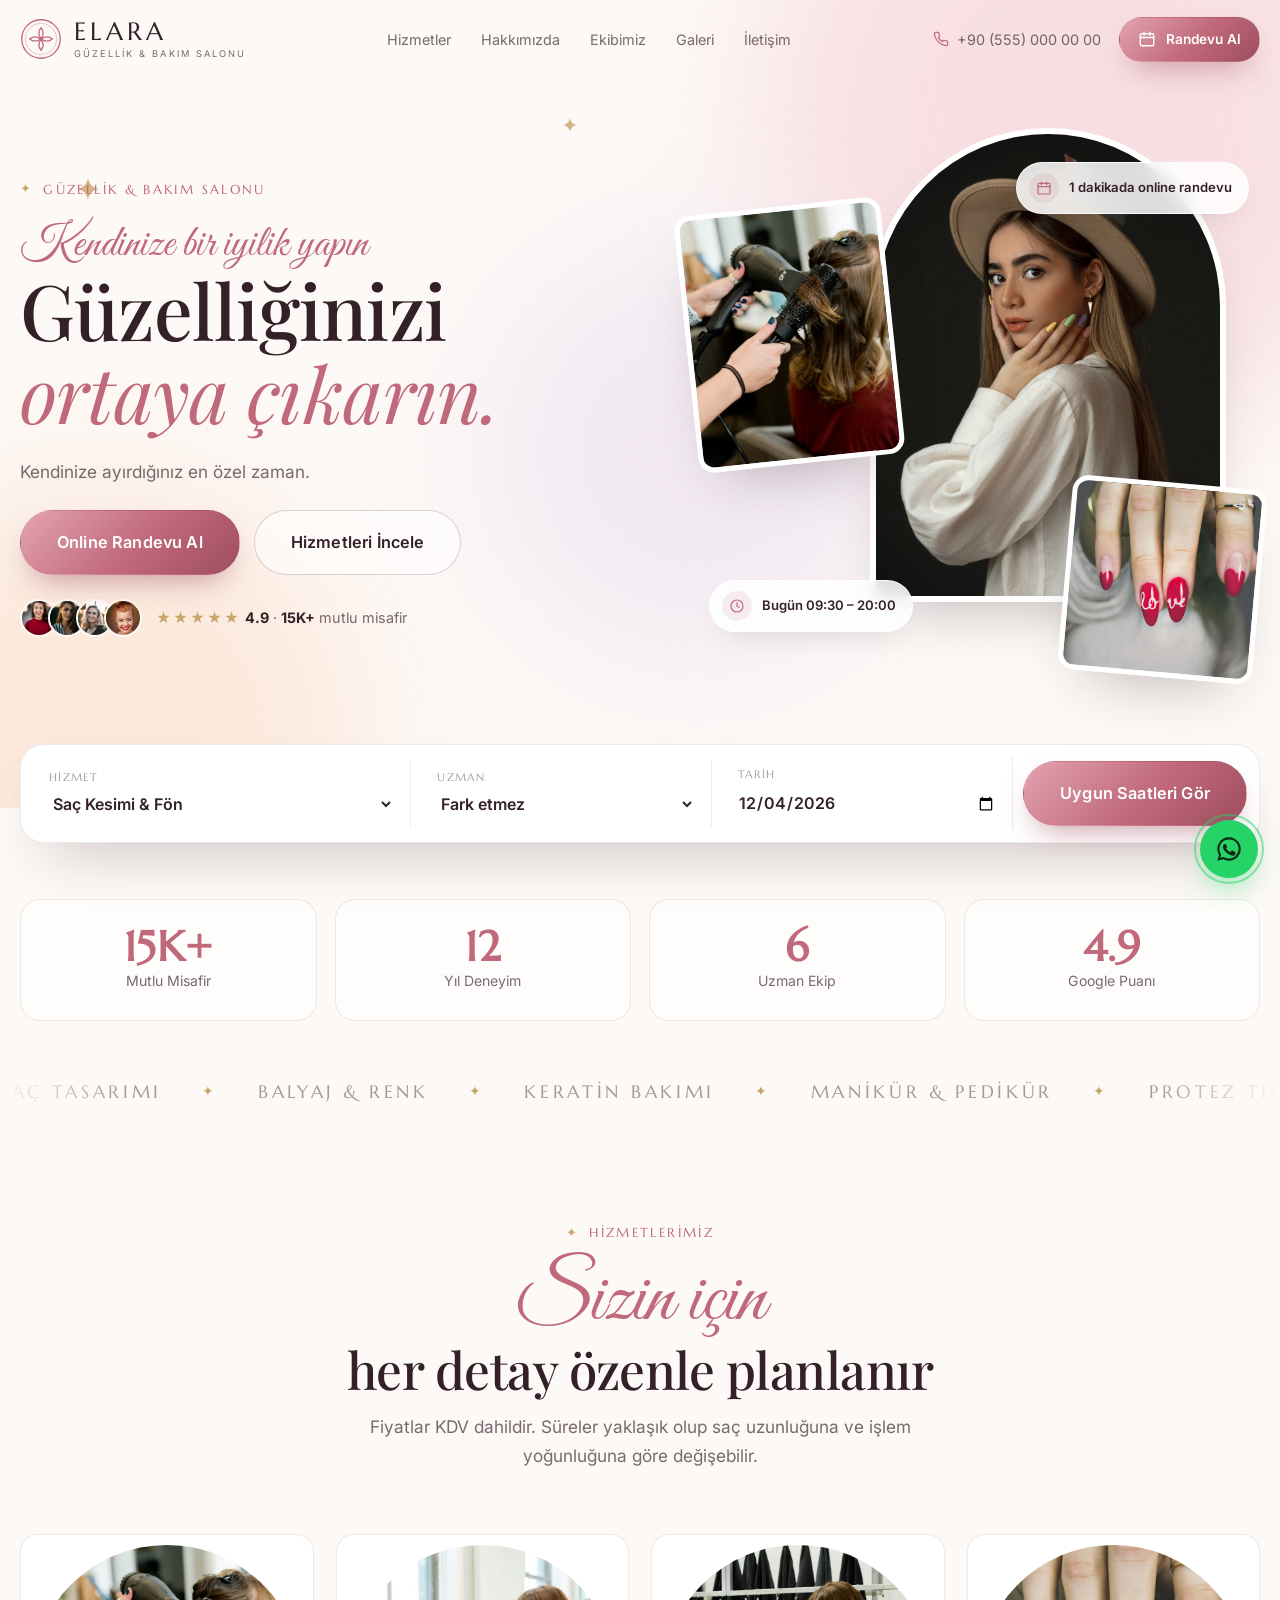
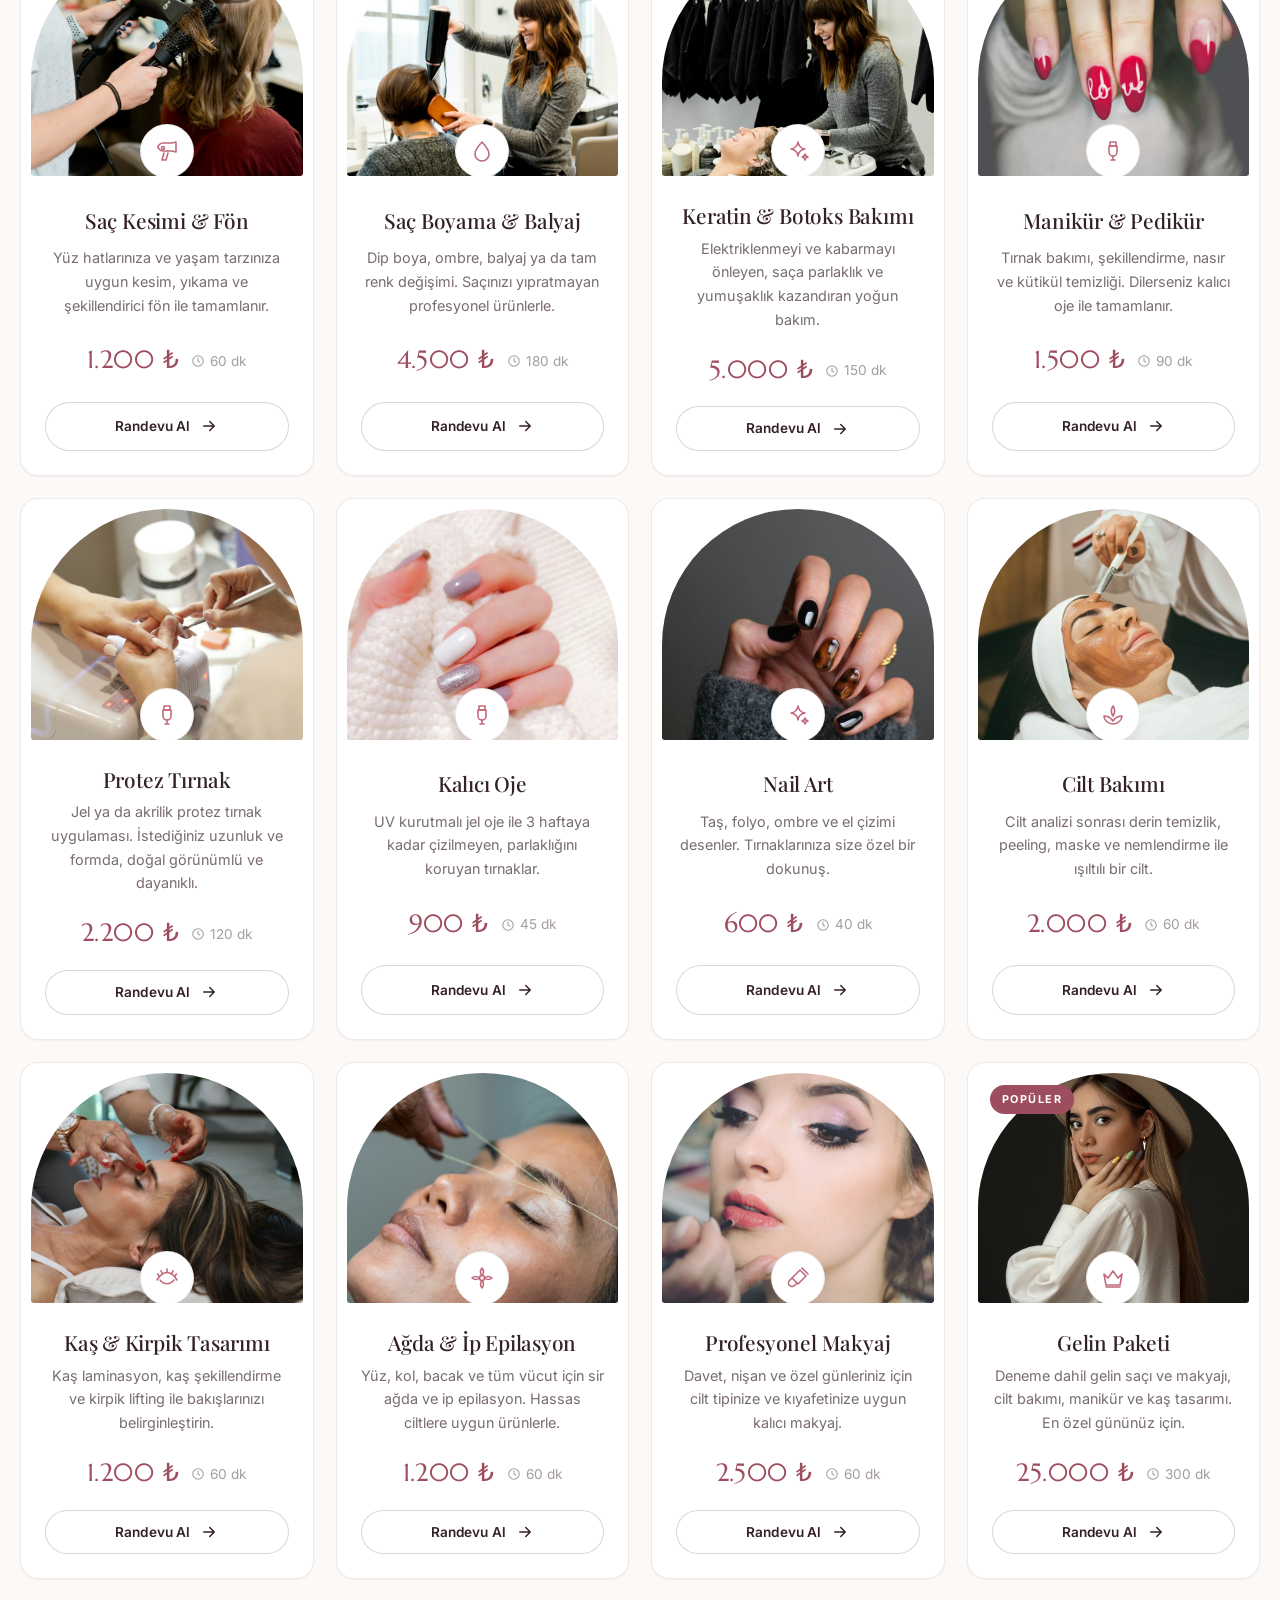
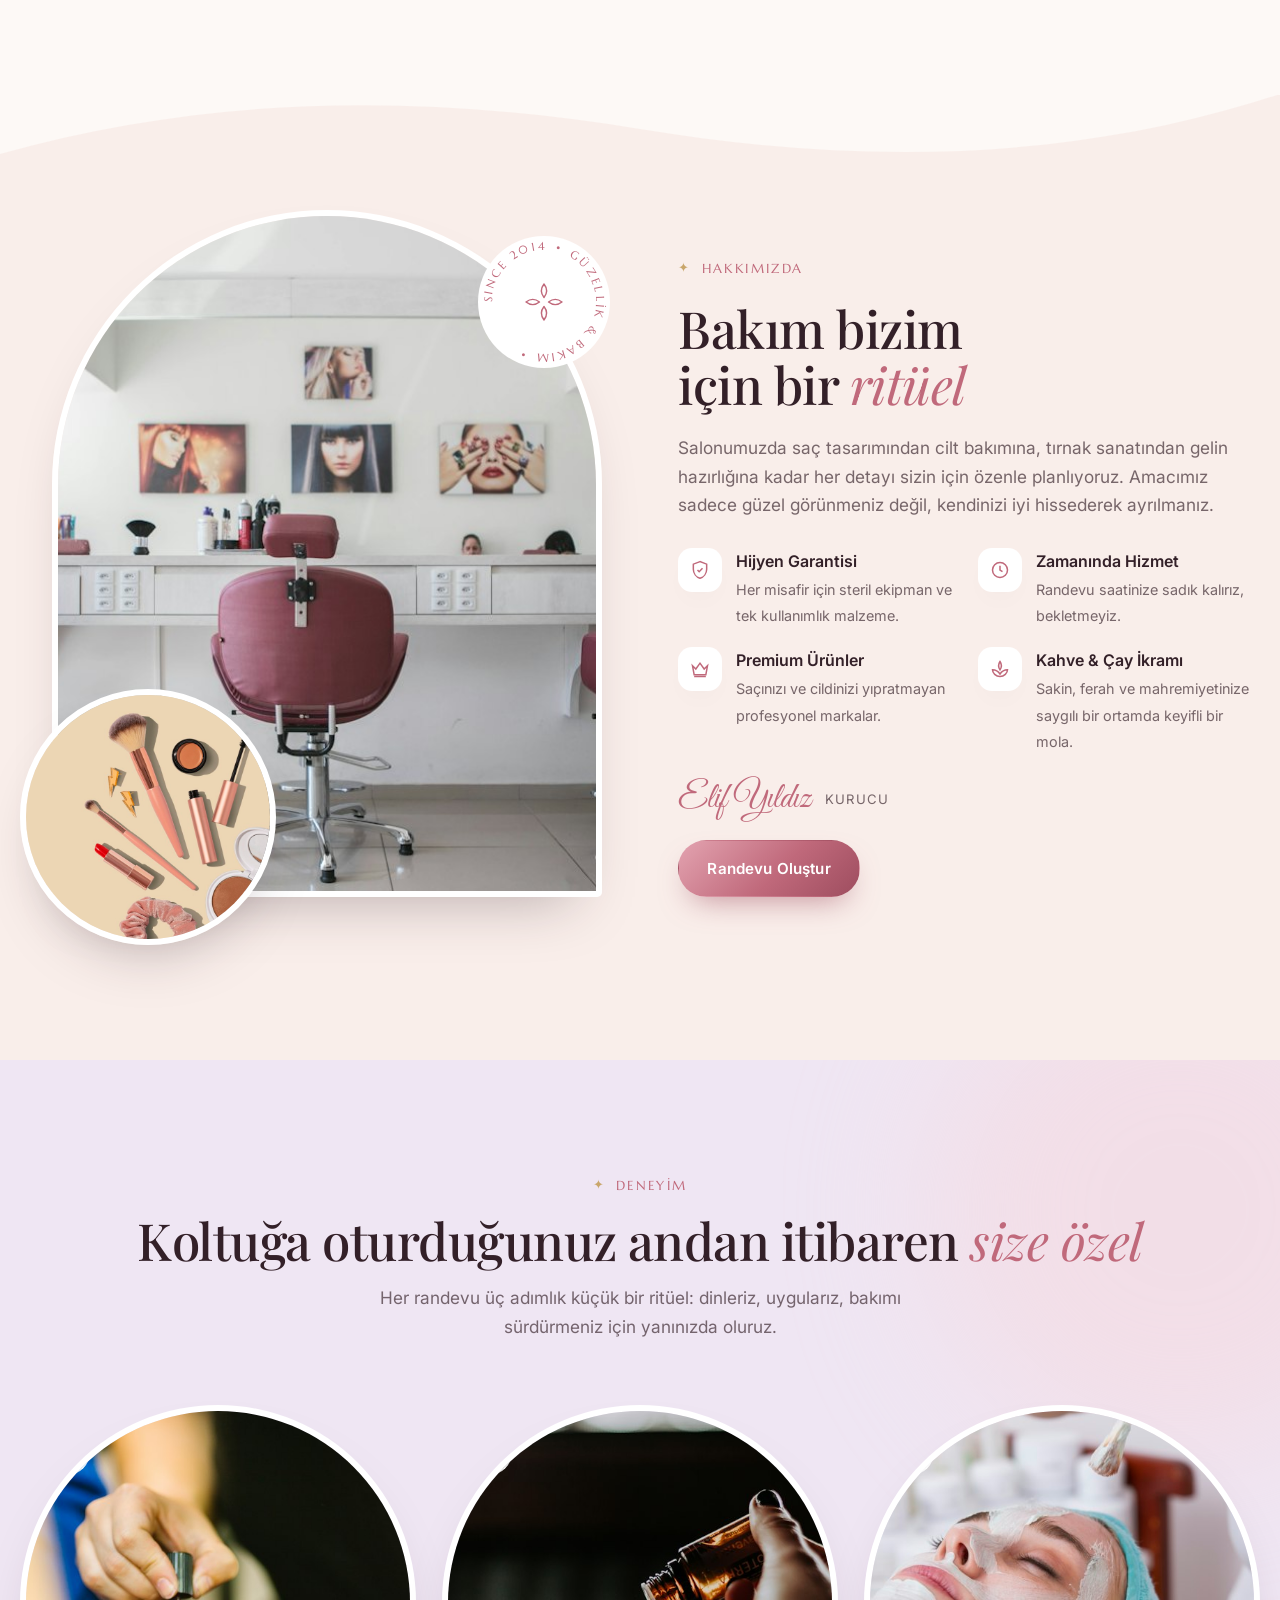
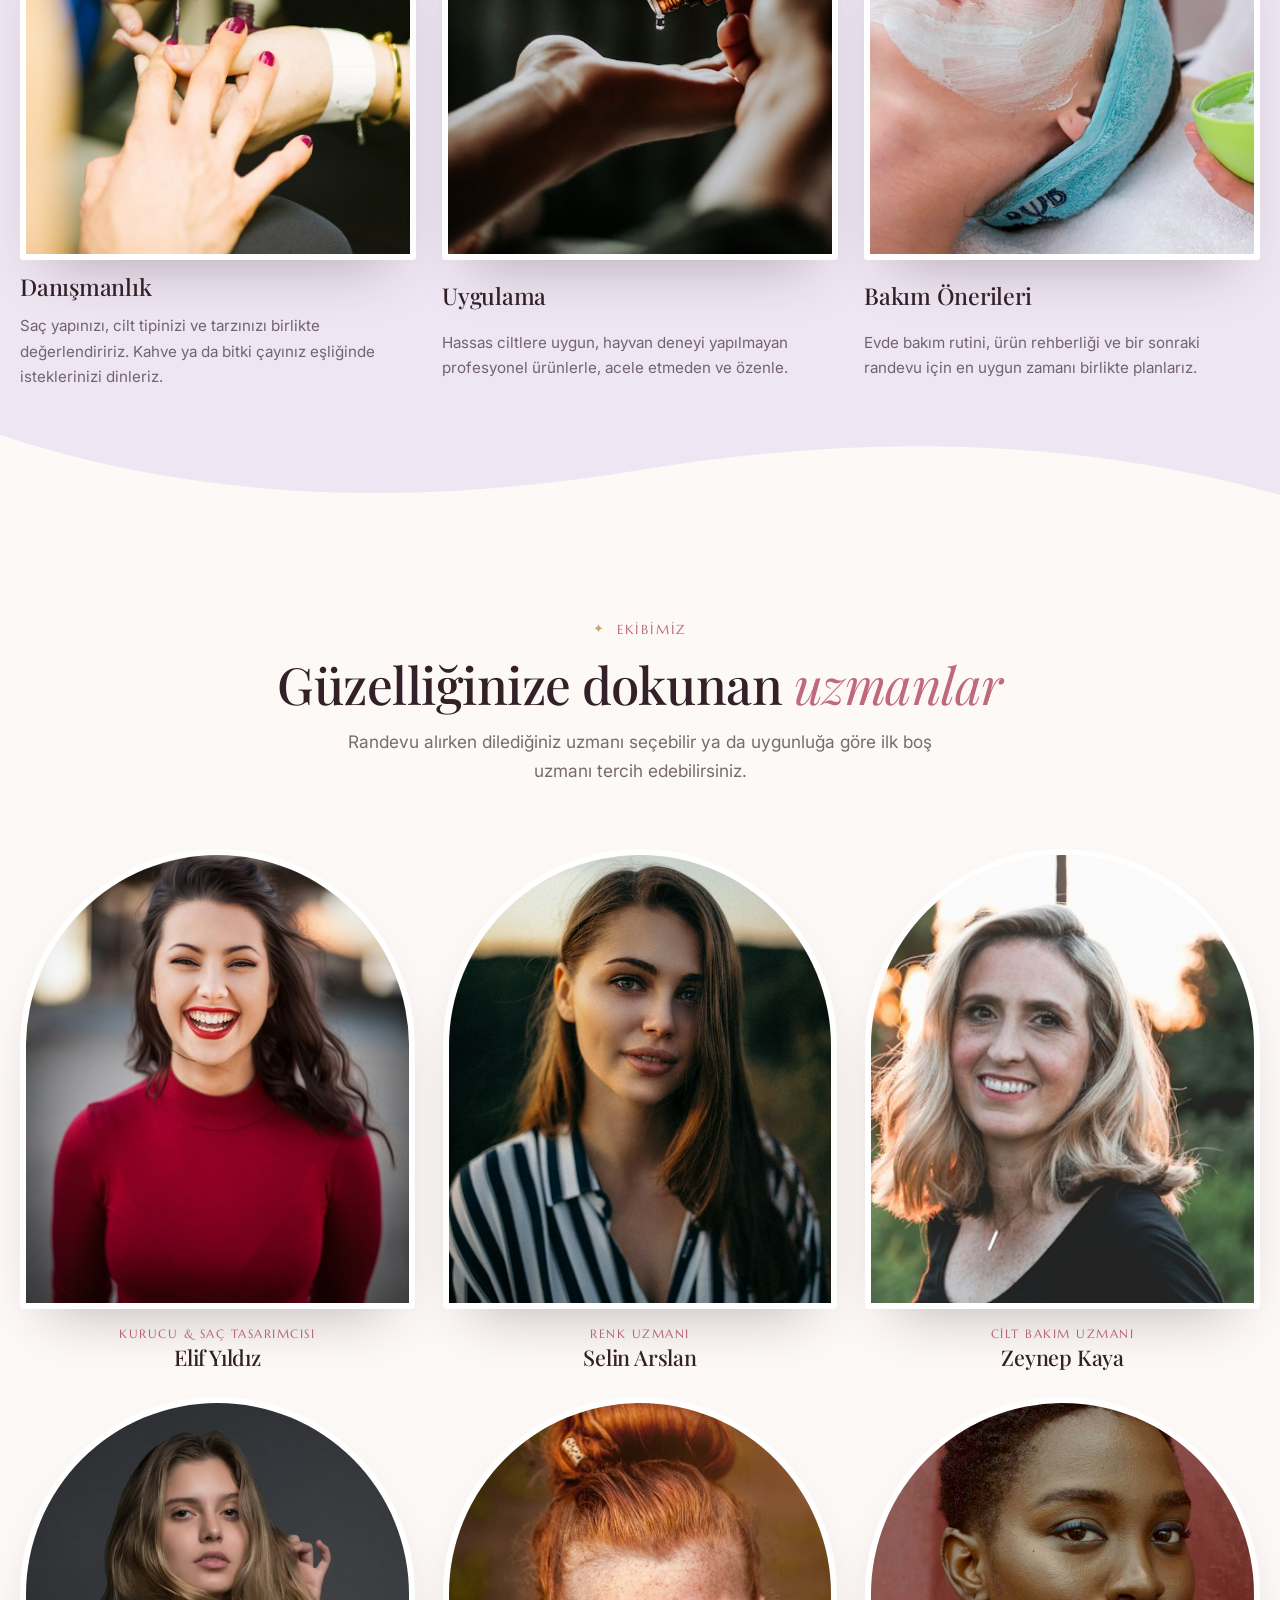
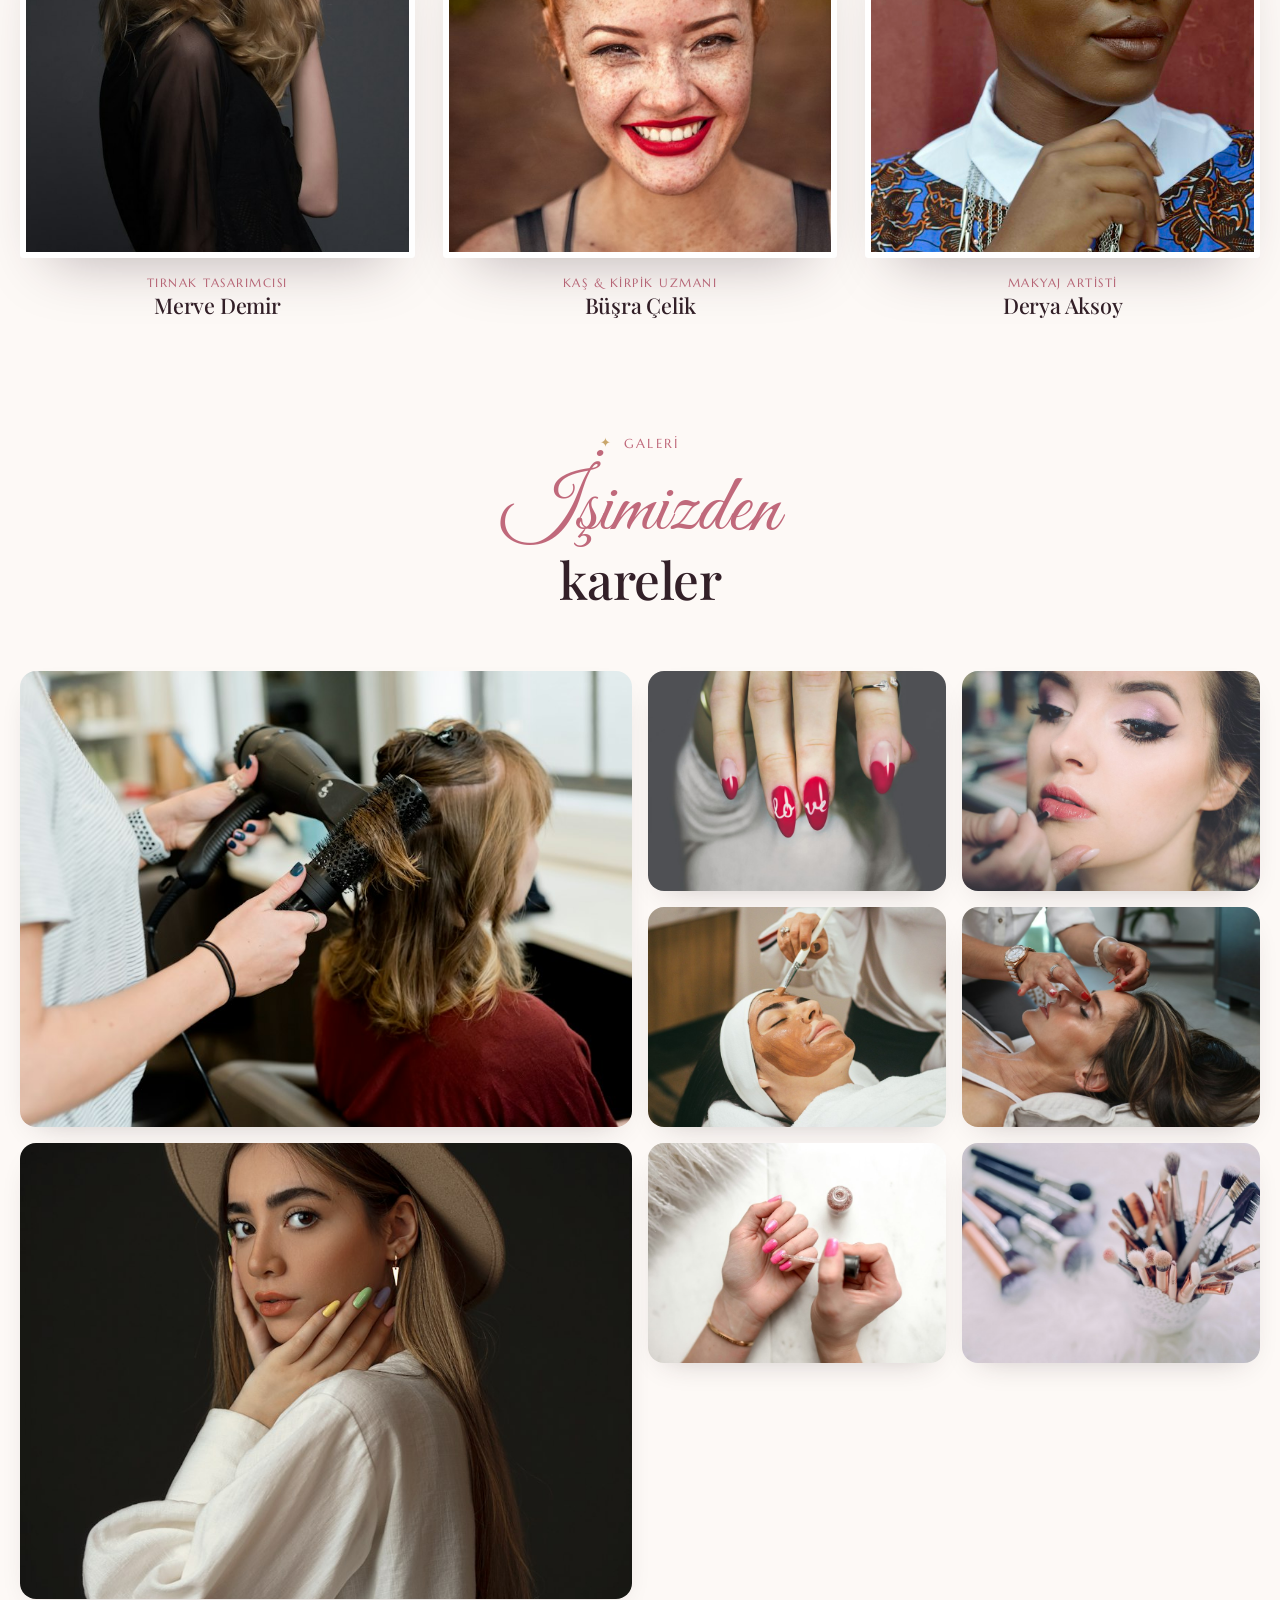
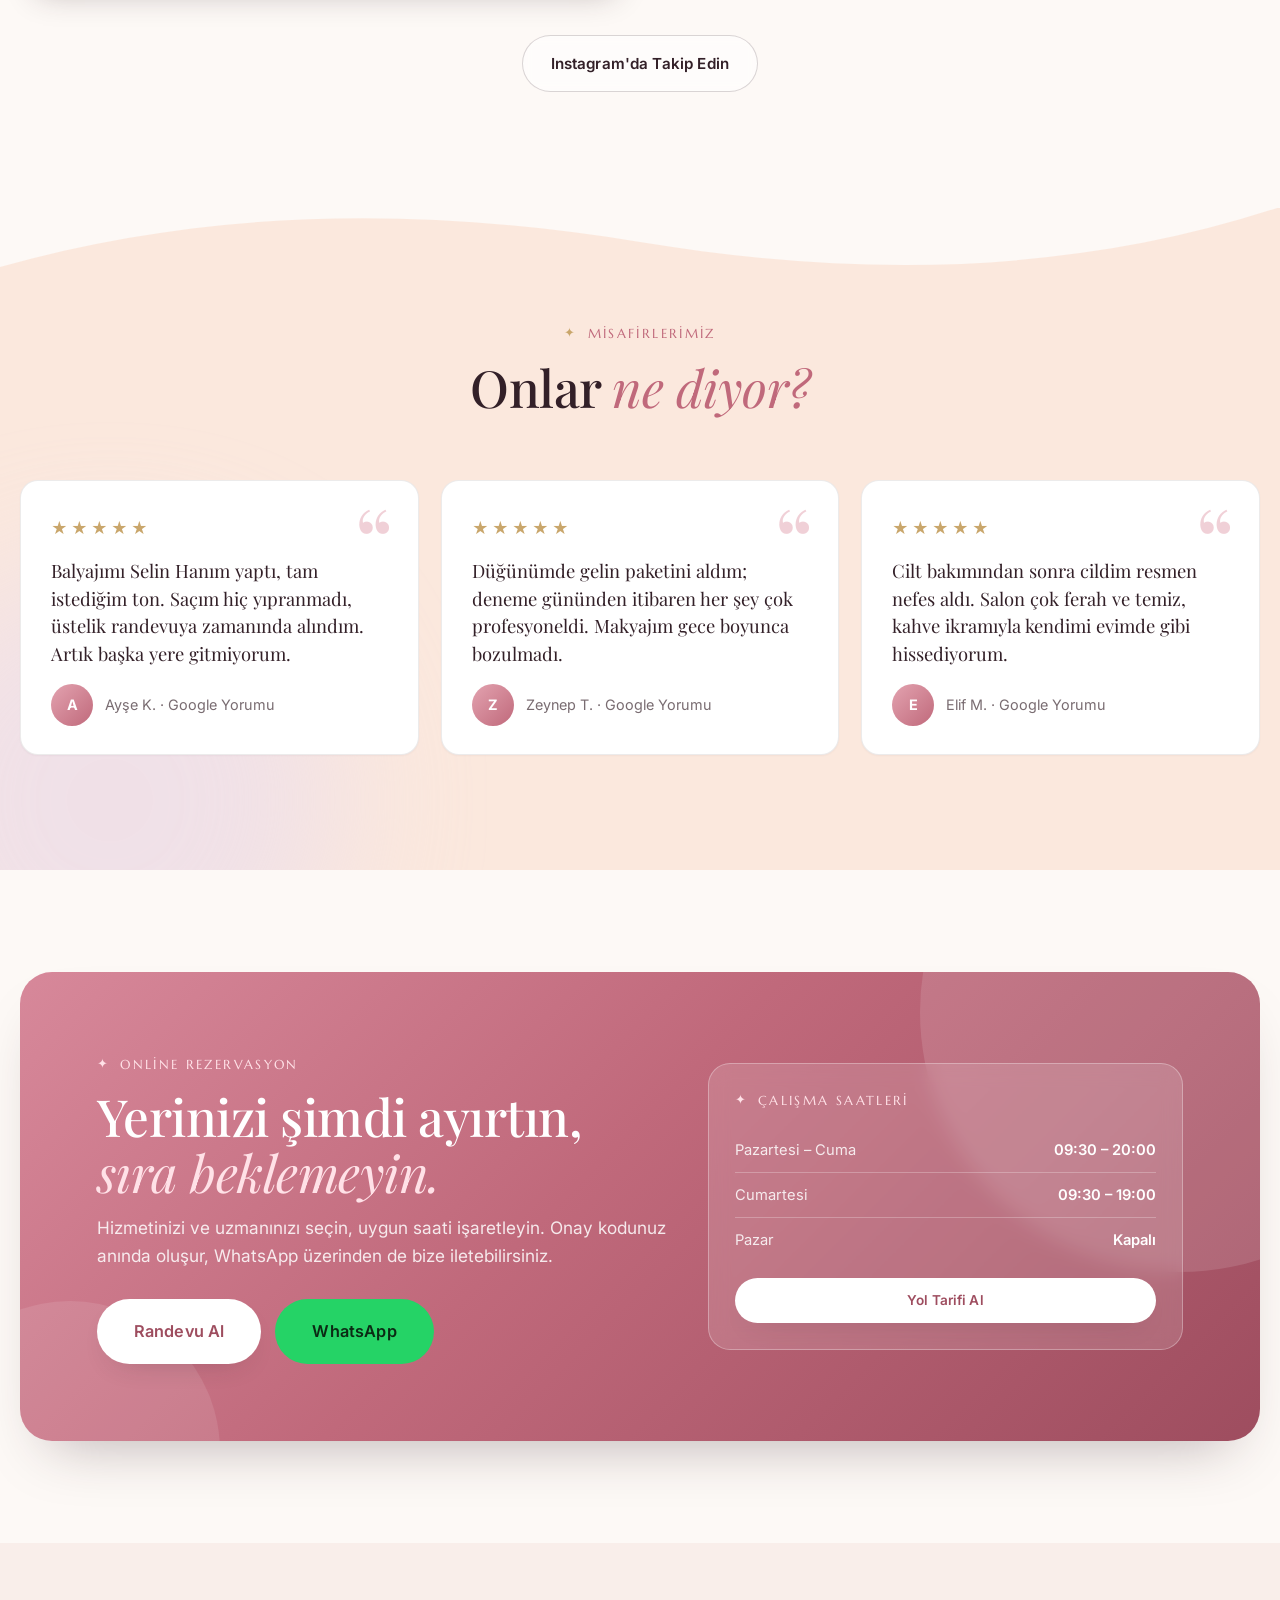
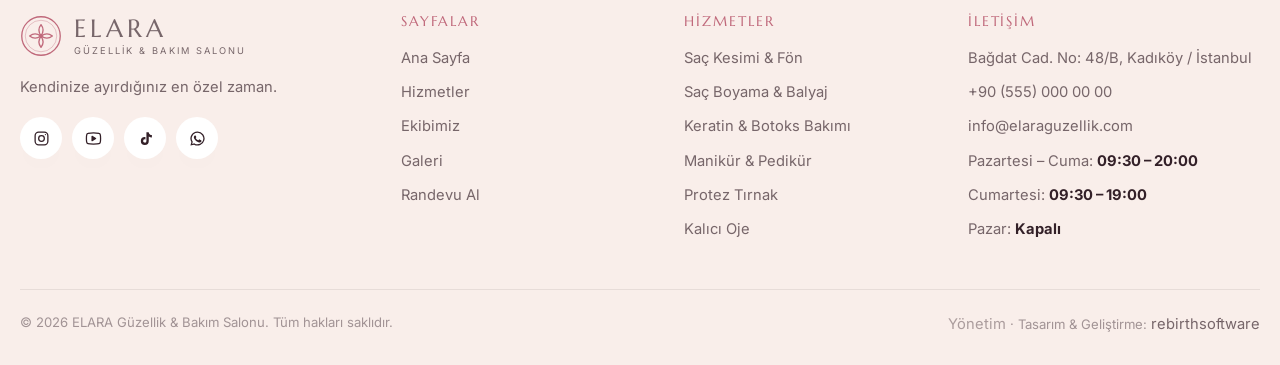
<file: index.html>
<!DOCTYPE html>
<html lang="tr">
<head>
  <meta charset="UTF-8">
  <meta name="viewport" content="width=device-width, initial-scale=1.0">
  <title>{{brand}} — Saç, Cilt, Tırnak & Makyaj</title>
  <meta name="description" content="Güzellik ve bakım salonu. Saç tasarımı, balyaj, keratin bakımı, manikür & pedikür, cilt bakımı, kaş & kirpik, makyaj ve gelin paketi. Online randevu alın.">
  <meta name="theme-color" content="#fdf9f6">
  <meta property="og:title" content="ELARA Güzellik & Bakım Salonu">
  <meta property="og:description" content="Kendinize ayırdığınız en özel zaman. Güzellik ve bakım salonu, online randevu alın.">
  <meta property="og:type" content="website">
  <link rel="icon" href="assets/img/favicon.svg" type="image/svg+xml">
  <link rel="preconnect" href="https://fonts.googleapis.com">
  <link rel="preconnect" href="https://fonts.gstatic.com" crossorigin>
  <link href="https://fonts.googleapis.com/css2?family=Great+Vibes&family=Marcellus&family=Inter:wght@400;500;600;700&family=Playfair+Display:ital,wght@0,400;0,500;0,600;1,400;1,500&display=swap" rel="stylesheet">
  <link rel="stylesheet" href="assets/css/style.css">
</head>
<body>
  <div id="nav-host"></div>

  <!-- HERO -->
  <header class="hero" id="hero">
    <div class="blobs"><span class="blob rose"></span><span class="blob peach"></span><span class="blob lilac"></span></div>
    <span class="sparkle" style="left:6%;top:22%;width:22px;height:22px"><svg viewBox="0 0 24 24" fill="currentColor"><path d="M12 0c1 6.5 5.5 11 12 12-6.5 1-11 5.5-12 12-1-6.5-5.5-11-12-12 6.5-1 11-5.5 12-12Z"/></svg></span>
    <span class="sparkle d2" style="left:44%;top:14%;width:14px;height:14px"><svg viewBox="0 0 24 24" fill="currentColor"><path d="M12 0c1 6.5 5.5 11 12 12-6.5 1-11 5.5-12 12-1-6.5-5.5-11-12-12 6.5-1 11-5.5 12-12Z"/></svg></span>
    <span class="sparkle d3" style="right:8%;bottom:26%;width:18px;height:18px"><svg viewBox="0 0 24 24" fill="currentColor"><path d="M12 0c1 6.5 5.5 11 12 12-6.5 1-11 5.5-12 12-1-6.5-5.5-11-12-12 6.5-1 11-5.5 12-12Z"/></svg></span>
    <div class="container hero-grid">
      <div class="hero-content">
        <span class="eyebrow reveal in">Güzellik & Bakım Salonu</span>
        <div class="reveal in" data-delay="1">
          <div class="hero-script">Kendinize bir iyilik yapın</div>
          <h1>Güzelliğinizi <em class="accent">ortaya çıkarın.</em></h1>
        </div>
        <p class="lead reveal in" data-delay="2" id="hero-tagline"></p>
        <div class="hero-actions reveal in" data-delay="3">
          <a class="btn btn-gold btn-lg" href="randevu.html">Online Randevu Al</a>
          <a class="btn btn-ghost btn-lg" href="#hizmetler">Hizmetleri İncele</a>
        </div>
        <div class="trust reveal in" data-delay="3">
          <div class="avatars" id="hero-avatars"></div>
          <div><span class="stars">★★★★★</span> <b>4.9</b> · <b id="hero-count"></b> mutlu misafir</div>
        </div>
      </div>
      <div class="hero-visual reveal in" data-delay="2">
        <div class="hero-arch"><img id="hero-img" src="" alt="Salon misafiri"></div>
        <div class="hero-card one"><img id="hero-card1" src="" alt="Fön ve şekillendirme"></div>
        <div class="hero-card two"><img id="hero-card2" src="" alt="Tırnak tasarımı"></div>
        <span class="pill-badge b"><i><svg viewBox="0 0 24 24" fill="none" stroke="currentColor" stroke-width="1.8" stroke-linecap="round" stroke-linejoin="round"><rect x="3" y="5" width="18" height="16" rx="2"/><path d="M3 10h18M8 3v4M16 3v4"/></svg></i>1 dakikada online randevu</span>
        <span class="pill-badge a"><i><svg viewBox="0 0 24 24" fill="none" stroke="currentColor" stroke-width="1.8" stroke-linecap="round" stroke-linejoin="round"><circle cx="12" cy="12" r="9"/><path d="M12 7v5l3 2"/></svg></i><span id="hero-hours"></span></span>
      </div>
    </div>
  </header>

  <!-- HIZLI RANDEVU -->
  <section class="quick">
    <div class="container">
      <form class="quick-bar reveal in" id="quick-form">
        <div class="quick-field">
          <label for="q-service">Hizmet</label>
          <select id="q-service"></select>
        </div>
        <div class="quick-field">
          <label for="q-barber">Uzman</label>
          <select id="q-barber"><option value="">Fark etmez</option></select>
        </div>
        <div class="quick-field">
          <label for="q-date">Tarih</label>
          <input type="date" id="q-date">
        </div>
        <button class="btn btn-gold btn-lg" type="submit">Uygun Saatleri Gör</button>
      </form>
    </div>
  </section>

  <!-- İSTATİSTİK -->
  <section class="stats"><div class="container reveal" id="stats"></div></section>

  <!-- KAYAN BANT -->
  <div class="marquee" aria-hidden="true"><div class="marquee-track" id="marquee"></div></div>

  <!-- HİZMETLER -->
  <section class="section" id="hizmetler">
    <div class="container">
      <div class="section-head center">
        <span class="eyebrow reveal">Hizmetlerimiz</span>
        <h2 class="reveal" data-delay="1"><span class="script">Sizin için</span><br>her detay özenle planlanır</h2>
        <p class="lead reveal" data-delay="2">Fiyatlar KDV dahildir. Süreler yaklaşık olup saç uzunluğuna ve işlem yoğunluğuna göre değişebilir.</p>
      </div>
      <div class="services-grid" id="services"></div>
    </div>
  </section>

  <!-- HAKKIMIZDA -->
  <section class="section about band" id="hakkimizda">
    <svg class="wave top" viewBox="0 0 1440 70" preserveAspectRatio="none"><path d="M0,70 C240,0 480,0 720,35 C960,70 1200,70 1440,10 L1440,70 Z" fill="#fdf9f6"/></svg>
    <div class="container about-grid">
      <div class="about-media reveal">
        <img class="main" id="about-img" src="" alt="Salon içi" loading="lazy">
        <img class="float" id="about-img2" src="" alt="Makyaj ürünleri" loading="lazy">
        <svg class="ring" viewBox="0 0 136 136" aria-hidden="true">
          <defs><path id="ring2" d="M68,68 m-52,0 a52,52 0 1,1 104,0 a52,52 0 1,1 -104,0"/></defs>
          <circle cx="68" cy="68" r="66" fill="#fff"/>
          <text><textPath href="#ring2">SINCE <tspan id="since-year"></tspan> • GÜZELLİK & BAKIM • </textPath></text>
          <path d="M68 50c3.5 4.5 3.5 9 0 13.5-3.5-4.5-3.5-9 0-13.5ZM68 86c3.5-4.5 3.5-9 0-13.5-3.5 4.5-3.5 9 0 13.5ZM50 68c4.5-3.5 9-3.5 13.5 0-4.5 3.5-9 3.5-13.5 0ZM86 68c-4.5-3.5-9-3.5-13.5 0 4.5 3.5 9 3.5 13.5 0Z" fill="none" stroke="#c0697b" stroke-width="1.4" stroke-linejoin="round"/>
        </svg>
      </div>
      <div class="about-text">
        <span class="eyebrow reveal">Hakkımızda</span>
        <h2 class="reveal" data-delay="1">Bakım bizim için bir <em class="accent">ritüel</em></h2>
        <p class="lead reveal" data-delay="2" id="about-desc"></p>
        <div class="features reveal" data-delay="3">
          <div class="feature"><i><svg viewBox="0 0 24 24" fill="none" stroke="currentColor" stroke-width="1.8"><path d="M12 2 4 5v6c0 5 3.5 9.5 8 11 4.5-1.5 8-6 8-11V5Z"/><path d="m9 12 2 2 4-4"/></svg></i><div><b>Hijyen Garantisi</b><span>Her misafir için steril ekipman ve tek kullanımlık malzeme.</span></div></div>
          <div class="feature"><i><svg viewBox="0 0 24 24" fill="none" stroke="currentColor" stroke-width="1.8"><circle cx="12" cy="12" r="9"/><path d="M12 7v5l3 2"/></svg></i><div><b>Zamanında Hizmet</b><span>Randevu saatinize sadık kalırız, bekletmeyiz.</span></div></div>
          <div class="feature"><i><svg viewBox="0 0 24 24" fill="none" stroke="currentColor" stroke-width="1.8"><path d="m3 8 4 4 5-7 5 7 4-4-2 11H5Z"/><path d="M5 21h14"/></svg></i><div><b>Premium Ürünler</b><span>Saçınızı ve cildinizi yıpratmayan profesyonel markalar.</span></div></div>
          <div class="feature"><i><svg viewBox="0 0 24 24" fill="none" stroke="currentColor" stroke-width="1.8"><path d="M12 21c-5 0-9-4-9-8 4 0 7 2 9 5 2-3 5-5 9-5 0 4-4 8-9 8Z"/><path d="M12 13c-2-3-2-7 0-10 2 3 2 7 0 10Z"/></svg></i><div><b>Kahve & Çay İkramı</b><span>Sakin, ferah ve mahremiyetinize saygılı bir ortamda keyifli bir mola.</span></div></div>
        </div>
        <div class="signature reveal" data-delay="3"><span class="script" id="founder-name"></span><small>Kurucu</small></div>
        <div class="reveal" data-delay="3"><a class="btn btn-gold" href="randevu.html">Randevu Oluştur</a></div>
      </div>
    </div>
  </section>

  <!-- RİTÜEL -->
  <section class="section ritual band">
    <div class="blobs"><span class="blob rose"></span></div>
    <div class="container">
      <div class="section-head center">
        <span class="eyebrow reveal">Deneyim</span>
        <h2 class="reveal" data-delay="1">Koltuğa oturduğunuz andan itibaren <em class="accent">size özel</em></h2>
        <p class="lead reveal" data-delay="2">Her randevu üç adımlık küçük bir ritüel: dinleriz, uygularız, bakımı sürdürmeniz için yanınızda oluruz.</p>
      </div>
      <div class="steps">
        <article class="step-card reveal">
          <figure><img src="assets/img/ritual-1.jpg" alt="Danışmanlık" loading="lazy"><span class="step-num">1</span></figure>
          <h3>Danışmanlık</h3>
          <p>Saç yapınızı, cilt tipinizi ve tarzınızı birlikte değerlendiririz. Kahve ya da bitki çayınız eşliğinde isteklerinizi dinleriz.</p>
        </article>
        <article class="step-card reveal" data-delay="1">
          <figure><img src="assets/img/ritual-2.jpg" alt="Uygulama" loading="lazy"><span class="step-num">2</span></figure>
          <h3>Uygulama</h3>
          <p>Hassas ciltlere uygun, hayvan deneyi yapılmayan profesyonel ürünlerle, acele etmeden ve özenle.</p>
        </article>
        <article class="step-card reveal" data-delay="2">
          <figure><img src="assets/img/ritual-3.jpg" alt="Bakım önerileri" loading="lazy"><span class="step-num">3</span></figure>
          <h3>Bakım Önerileri</h3>
          <p>Evde bakım rutini, ürün rehberliği ve bir sonraki randevu için en uygun zamanı birlikte planlarız.</p>
        </article>
      </div>
    </div>
    <svg class="wave bottom" viewBox="0 0 1440 70" preserveAspectRatio="none"><path d="M0,0 C240,70 480,70 720,35 C960,0 1200,0 1440,60 L1440,70 L0,70 Z" fill="#fdf9f6"/></svg>
  </section>

  <!-- EKİP -->
  <section class="section" id="ekip">
    <div class="container">
      <div class="section-head center">
        <span class="eyebrow reveal">Ekibimiz</span>
        <h2 class="reveal" data-delay="1">Güzelliğinize dokunan <em class="accent">uzmanlar</em></h2>
        <p class="lead reveal" data-delay="2">Randevu alırken dilediğiniz uzmanı seçebilir ya da uygunluğa göre ilk boş uzmanı tercih edebilirsiniz.</p>
      </div>
      <div class="team-grid" id="team"></div>
    </div>
  </section>

  <!-- GALERİ -->
  <section class="section" id="galeri" style="padding-top:0">
    <div class="container">
      <div class="section-head center">
        <span class="eyebrow reveal">Galeri</span>
        <h2 class="reveal" data-delay="1"><span class="script">İşimizden</span><br>kareler</h2>
      </div>
      <div class="gallery-grid reveal" id="gallery"></div>
      <div class="gallery-cta reveal"><a class="btn btn-ghost" id="ig-link" href="#" target="_blank" rel="noopener">Instagram'da Takip Edin</a></div>
    </div>
  </section>

  <!-- YORUMLAR -->
  <section class="section reviews band">
    <div class="blobs"><span class="blob lilac"></span></div>
    <svg class="wave top" viewBox="0 0 1440 70" preserveAspectRatio="none"><path d="M0,70 C240,0 480,0 720,35 C960,70 1200,70 1440,10 L1440,70 Z" fill="#fdf9f6"/></svg>
    <div class="container">
      <div class="section-head center">
        <span class="eyebrow reveal">Misafirlerimiz</span>
        <h2 class="reveal" data-delay="1">Onlar <em class="accent">ne diyor?</em></h2>
      </div>
      <div class="reviews-grid" id="reviews"></div>
    </div>
  </section>

  <!-- CTA -->
  <section class="cta" id="randevu">
    <div class="container">
      <div class="cta-box reveal">
        <div>
          <span class="eyebrow">Online Rezervasyon</span>
          <h2 style="margin-top:14px">Yerinizi şimdi ayırtın, <em class="accent">sıra beklemeyin.</em></h2>
          <p class="lead" style="margin-top:14px">Hizmetinizi ve uzmanınızı seçin, uygun saati işaretleyin. Onay kodunuz anında oluşur, WhatsApp üzerinden de bize iletebilirsiniz.</p>
          <div class="hero-actions" style="margin-top:28px">
            <a class="btn btn-white btn-lg" href="randevu.html">Randevu Al</a>
            <a class="btn btn-wa btn-lg" id="cta-wa" href="#" target="_blank" rel="noopener">WhatsApp</a>
          </div>
        </div>
        <div class="cta-side">
          <span class="eyebrow">Çalışma Saatleri</span>
          <table class="hours-table"><tbody id="hours"></tbody></table>
          <a class="btn btn-white btn-sm" id="cta-map" href="#" target="_blank" rel="noopener">Yol Tarifi Al</a>
        </div>
      </div>
    </div>
  </section>

  <div id="footer-host"></div>

  <script src="assets/js/config.js"></script>
  <script src="assets/js/store.js"></script>
  <script src="assets/js/main.js"></script>
</body>
</html>
</file>
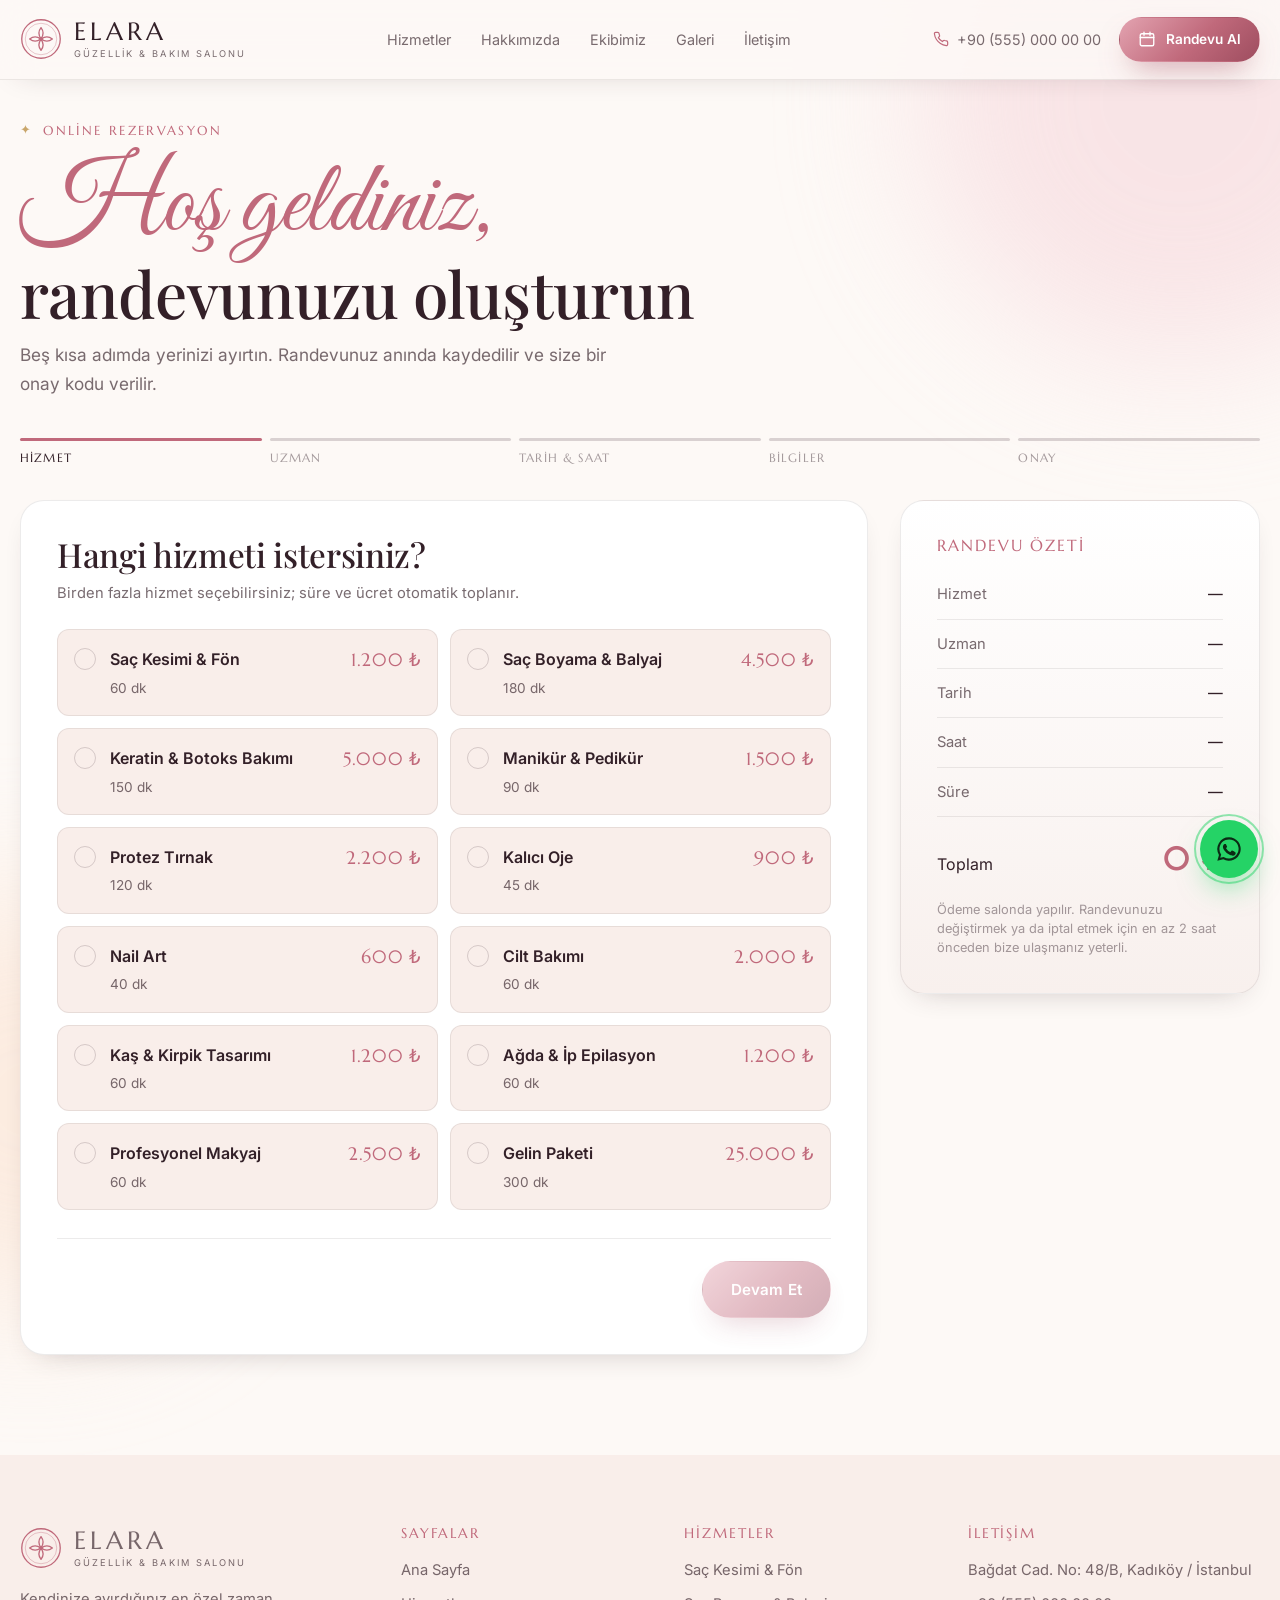
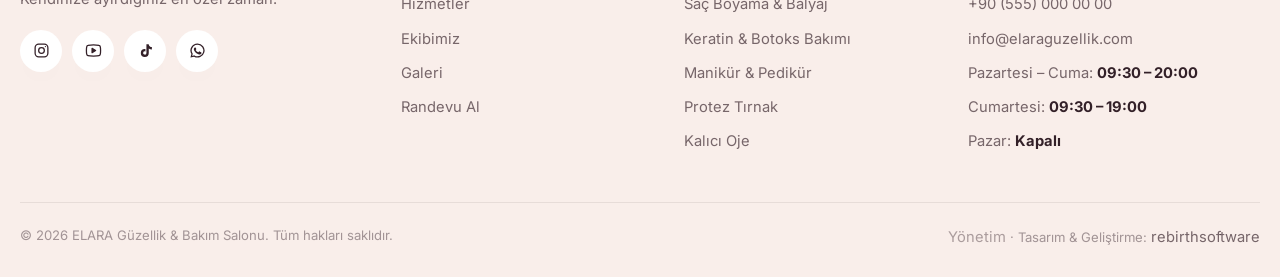
<file: randevu.html>
<!DOCTYPE html>
<html lang="tr">
<head>
  <meta charset="UTF-8">
  <meta name="viewport" content="width=device-width, initial-scale=1.0">
  <title>Randevu Al — {{brand}}</title>
  <meta name="description" content="Online randevu: hizmetinizi ve uzmanınızı seçin, uygun saati ayırtın.">
  <meta name="theme-color" content="#fbf7f4">
  <link rel="icon" href="assets/img/favicon.svg" type="image/svg+xml">
  <link rel="preconnect" href="https://fonts.googleapis.com">
  <link rel="preconnect" href="https://fonts.gstatic.com" crossorigin>
  <link href="https://fonts.googleapis.com/css2?family=Great+Vibes&family=Marcellus&family=Inter:wght@400;500;600;700&family=Playfair+Display:ital,wght@0,400;0,500;0,600;1,400;1,500&display=swap" rel="stylesheet">
  <link rel="stylesheet" href="assets/css/style.css">
</head>
<body data-solid-nav="1">
  <div id="nav-host"></div>

  <main class="page">
    <div class="blobs"><span class="blob rose"></span><span class="blob peach"></span></div>
    <div class="container">
      <div class="page-head">
        <span class="eyebrow">Online Rezervasyon</span>
        <h1 style="font-size:clamp(2.2rem,5vw,4rem)"><span class="script">Hoş geldiniz,</span><br>randevunuzu oluşturun</h1>
        <p class="lead">Beş kısa adımda yerinizi ayırtın. Randevunuz anında kaydedilir ve size bir onay kodu verilir.</p>
      </div>

      <div class="stepper" id="stepper">
        <div class="step-dot active" data-step="1"><i></i><span>Hizmet</span></div>
        <div class="step-dot" data-step="2"><i></i><span>Uzman</span></div>
        <div class="step-dot" data-step="3"><i></i><span>Tarih & Saat</span></div>
        <div class="step-dot" data-step="4"><i></i><span>Bilgiler</span></div>
        <div class="step-dot" data-step="5"><i></i><span>Onay</span></div>
      </div>

      <div class="booking-layout">
        <div class="panel" id="panel">

          <!-- 1: Hizmet -->
          <section class="step active" data-step="1">
            <h2>Hangi hizmeti istersiniz?</h2>
            <p class="hint">Birden fazla hizmet seçebilirsiniz; süre ve ücret otomatik toplanır.</p>
            <div class="choice-grid" id="service-list"></div>
            <div class="step-actions">
              <span></span>
              <button class="btn btn-gold" id="next-1" disabled>Devam Et</button>
            </div>
          </section>

          <!-- 2: Uzman -->
          <section class="step" data-step="2">
            <h2>Uzmanınızı seçin</h2>
            <p class="hint">Tercihiniz yoksa "Fark etmez" seçeneğiyle en erken boş saati görürsünüz.</p>
            <div class="choice-grid" id="barber-list"></div>
            <div class="step-actions">
              <button class="btn btn-dark" data-back>Geri</button>
              <button class="btn btn-gold" id="next-2">Devam Et</button>
            </div>
          </section>

          <!-- 3: Tarih & Saat -->
          <section class="step" data-step="3">
            <h2>Tarih ve saat</h2>
            <p class="hint">Uygun günler açık renkle gösterilir. Gün seçince boş saatler listelenir.</p>
            <div class="calendar">
              <div class="cal-head">
                <button class="cal-nav" id="cal-prev" aria-label="Önceki ay"></button>
                <b id="cal-title"></b>
                <button class="cal-nav" id="cal-next" aria-label="Sonraki ay"></button>
              </div>
              <div class="cal-grid" id="cal-grid"></div>
            </div>
            <div class="slots-title"><span id="slots-label">Önce bir gün seçin</span><span id="slots-count"></span></div>
            <div class="slots" id="slots"></div>
            <div class="step-actions">
              <button class="btn btn-dark" data-back>Geri</button>
              <button class="btn btn-gold" id="next-3" disabled>Devam Et</button>
            </div>
          </section>

          <!-- 4: Bilgiler -->
          <section class="step" data-step="4">
            <h2>İletişim bilgileriniz</h2>
            <p class="hint">Randevu hatırlatması ve olası değişiklikler için kullanılır.</p>
            <form class="form-grid" id="info-form" novalidate>
              <div class="field">
                <label for="f-name">Ad Soyad</label>
                <input id="f-name" name="name" autocomplete="name" placeholder="Adınız Soyadınız" required>
                <span class="error">Lütfen adınızı girin.</span>
              </div>
              <div class="field">
                <label for="f-phone">Telefon</label>
                <input id="f-phone" name="phone" type="tel" inputmode="tel" autocomplete="tel" placeholder="05xx xxx xx xx" required>
                <span class="error">Geçerli bir telefon numarası girin.</span>
              </div>
              <div class="field full">
                <label for="f-note">Not (isteğe bağlı)</label>
                <textarea id="f-note" name="note" placeholder="Özel bir isteğiniz varsa yazabilirsiniz."></textarea>
              </div>
              <label class="checkbox full">
                <input type="checkbox" id="f-consent" required>
                <span>Randevu bilgilerimin iletişim amacıyla işlenmesini kabul ediyorum.</span>
              </label>
            </form>
            <div class="step-actions">
              <button class="btn btn-dark" data-back>Geri</button>
              <button class="btn btn-gold" id="next-4">Devam Et</button>
            </div>
          </section>

          <!-- 5: Onay -->
          <section class="step" data-step="5">
            <div id="confirm-view">
              <h2>Bilgileri kontrol edin</h2>
              <p class="hint">Her şey doğruysa randevunuzu onaylayın.</p>
              <div class="detail-grid" id="confirm-details"></div>
              <div class="notice" style="margin-top:22px" id="confirm-notice"></div>
              <div class="step-actions">
                <button class="btn btn-dark" data-back>Geri</button>
                <button class="btn btn-gold btn-lg" id="confirm-btn">Randevuyu Onayla</button>
              </div>
            </div>
            <div id="success-view" class="success" style="display:none"></div>
          </section>

        </div>

        <aside class="panel summary" id="summary">
          <h3>Randevu Özeti</h3>
          <div class="summary-row"><span>Hizmet</span><span id="s-services">—</span></div>
          <div class="summary-row"><span>Uzman</span><span id="s-barber">—</span></div>
          <div class="summary-row"><span>Tarih</span><span id="s-date">—</span></div>
          <div class="summary-row"><span>Saat</span><span id="s-time">—</span></div>
          <div class="summary-row"><span>Süre</span><span id="s-duration">—</span></div>
          <div class="summary-total"><span>Toplam</span><b id="s-total">0 ₺</b></div>
          <p class="summary-note">Ödeme salonda yapılır. Randevunuzu değiştirmek ya da iptal etmek için en az 2 saat önceden bize ulaşmanız yeterli.</p>
        </aside>
      </div>
    </div>
  </main>

  <div id="footer-host"></div>
  <div class="toast" id="toast"></div>

  <script src="assets/js/config.js"></script>
  <script src="assets/js/store.js"></script>
  <script src="assets/js/main.js"></script>
  <script src="assets/js/booking.js"></script>
</body>
</html>
</file>
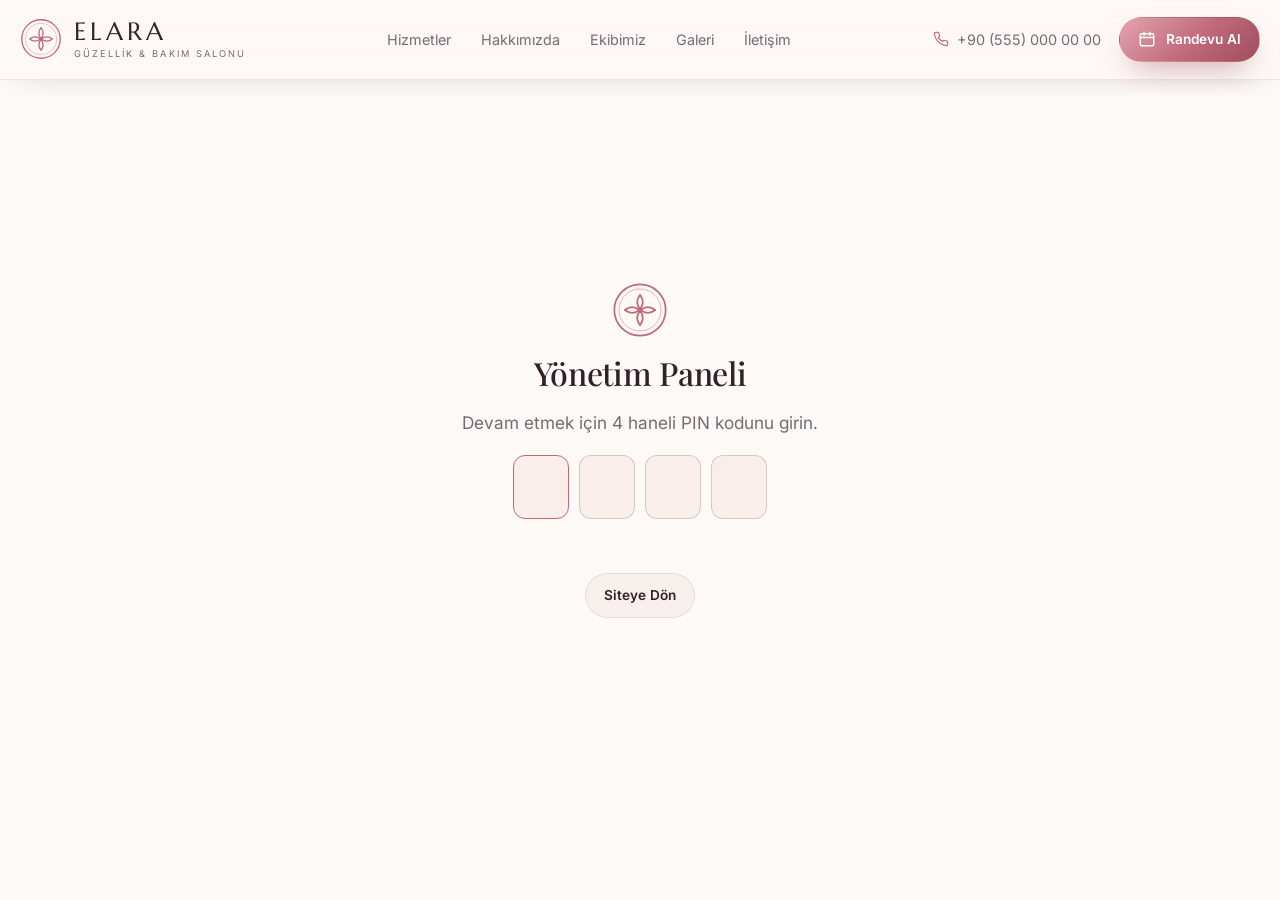
<file: yonetim.html>
<!DOCTYPE html>
<html lang="tr">
<head>
  <meta charset="UTF-8">
  <meta name="viewport" content="width=device-width, initial-scale=1.0">
  <title>Yönetim Paneli — {{brand}}</title>
  <meta name="robots" content="noindex, nofollow">
  <meta name="theme-color" content="#fbf7f4">
  <link rel="icon" href="assets/img/favicon.svg" type="image/svg+xml">
  <link rel="preconnect" href="https://fonts.googleapis.com">
  <link rel="preconnect" href="https://fonts.gstatic.com" crossorigin>
  <link href="https://fonts.googleapis.com/css2?family=Great+Vibes&family=Marcellus&family=Inter:wght@400;500;600;700&family=Playfair+Display:ital,wght@0,400;0,500;1,400&display=swap" rel="stylesheet">
  <link rel="stylesheet" href="assets/css/style.css">
</head>
<body data-solid-nav="1">
  <div id="nav-host"></div>

  <!-- PIN Kapısı -->
  <section class="admin-gate" id="gate">
    <div class="gate-box">
      <span class="logo-mark" style="width:56px;height:56px" id="gate-logo"></span>
      <h1 style="font-size:2rem">Yönetim Paneli</h1>
      <p class="lead" style="text-align:center">Devam etmek için 4 haneli PIN kodunu girin.</p>
      <div class="pin" id="pin">
        <input inputmode="numeric" maxlength="1" autofocus aria-label="PIN 1">
        <input inputmode="numeric" maxlength="1" aria-label="PIN 2">
        <input inputmode="numeric" maxlength="1" aria-label="PIN 3">
        <input inputmode="numeric" maxlength="1" aria-label="PIN 4">
      </div>
      <div class="err" id="pin-err"></div>
      <a href="./" class="btn btn-dark btn-sm">Siteye Dön</a>
    </div>
  </section>

  <!-- Panel -->
  <main class="admin" id="admin">
    <div class="container">
      <div class="toolbar">
        <div class="group">
          <h1 style="font-size:1.8rem">Randevular</h1>
          <span class="mode-pill" id="mode-pill"></span>
        </div>
        <div class="group">
          <button class="btn btn-dark btn-sm" id="btn-refresh">Yenile</button>
          <button class="btn btn-dark btn-sm" id="btn-export">CSV İndir</button>
          <button class="btn btn-dark btn-sm" id="btn-demo" title="Yerel modda örnek randevular oluşturur">Demo Veri</button>
          <button class="btn btn-dark btn-sm" id="btn-logout">Çıkış</button>
        </div>
      </div>

      <div class="kpis" id="kpis"></div>

      <div class="toolbar">
        <div class="group">
          <div class="seg" id="range">
            <button data-range="today" class="on">Bugün</button>
            <button data-range="tomorrow">Yarın</button>
            <button data-range="week">Bu Hafta</button>
            <button data-range="all">Tümü</button>
          </div>
          <input type="date" id="f-date" aria-label="Tarih">
          <select id="f-barber" aria-label="Uzman"><option value="">Tüm uzmanlar</option></select>
          <select id="f-status" aria-label="Durum">
            <option value="">Tüm durumlar</option>
            <option value="beklemede">Beklemede</option>
            <option value="onaylandi">Onaylandı</option>
            <option value="tamamlandi">Tamamlandı</option>
            <option value="iptal">İptal</option>
          </select>
          <input type="search" id="f-q" placeholder="İsim, telefon ya da kod ara…" aria-label="Ara">
        </div>
        <div class="group">
          <div class="seg" id="view">
            <button data-view="list" class="on">Liste</button>
            <button data-view="timeline">Zaman Çizelgesi</button>
          </div>
        </div>
      </div>

      <div id="content"></div>
    </div>
  </main>

  <!-- Detay modalı -->
  <div class="modal" id="modal">
    <div class="modal-box">
      <div class="modal-head">
        <div><span class="eyebrow" id="m-code"></span><h3 id="m-title" style="margin-top:8px"></h3></div>
        <button class="icon-btn" id="m-close" aria-label="Kapat"></button>
      </div>
      <div class="detail-grid" id="m-details"></div>
      <div>
        <div style="font-size:.78rem;color:var(--muted-2);letter-spacing:.08em;text-transform:uppercase;margin-bottom:8px">Durum</div>
        <div class="status-btns" id="m-status"></div>
      </div>
      <div class="step-actions" style="margin-top:0">
        <button class="btn btn-dark btn-sm" id="m-delete" style="color:var(--danger)">Sil</button>
        <a class="btn btn-wa btn-sm" id="m-wa" href="#" target="_blank" rel="noopener">WhatsApp</a>
      </div>
    </div>
  </div>

  <div class="toast" id="toast"></div>

  <script src="assets/js/config.js"></script>
  <script src="assets/js/store.js"></script>
  <script src="assets/js/main.js"></script>
  <script src="assets/js/admin.js"></script>
</body>
</html>
</file>
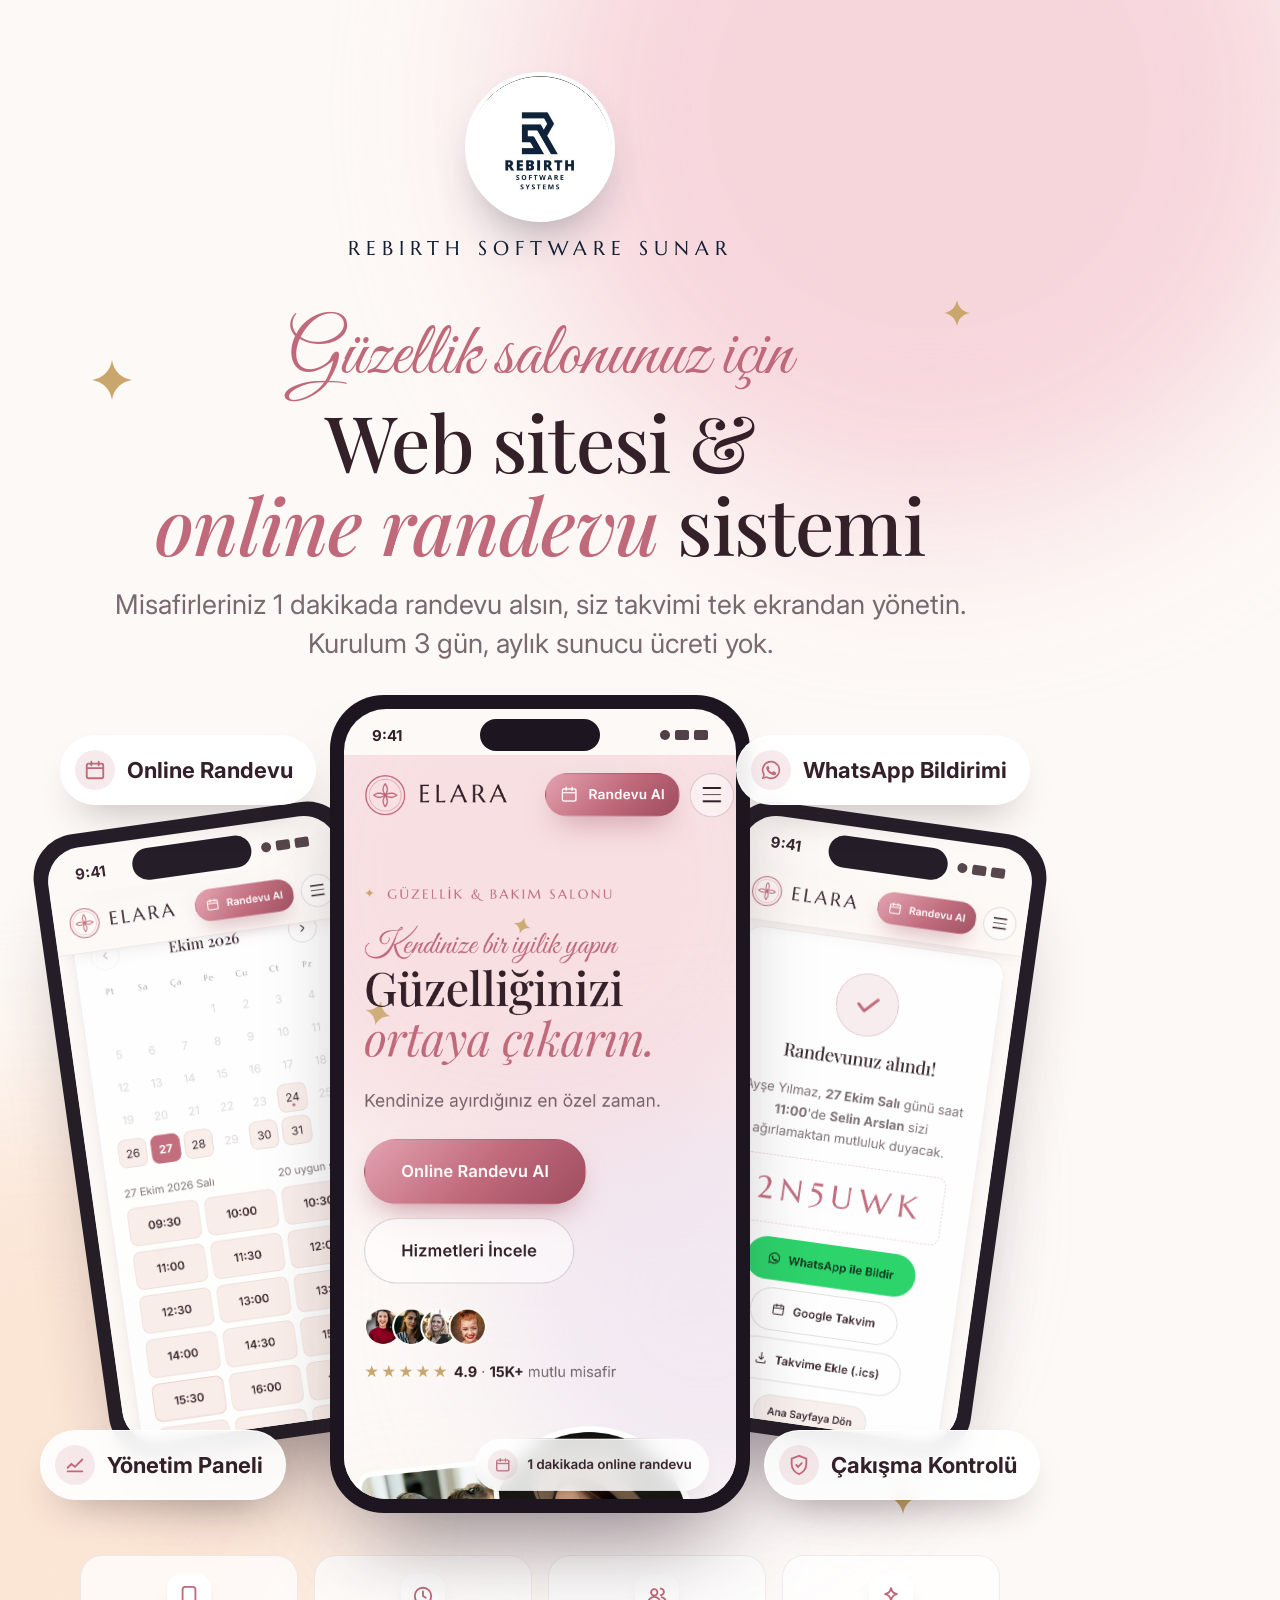
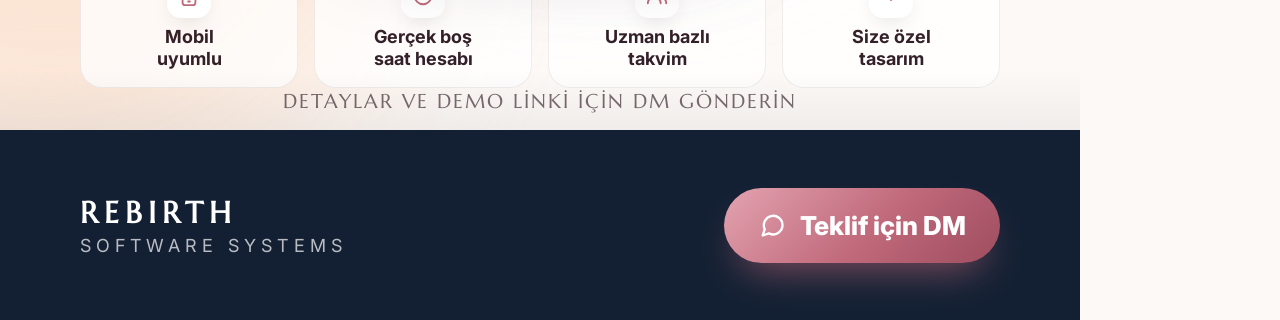
<file: marketing/instagram-story/story.html>
<!DOCTYPE html>
<html lang="tr">
<head>
<meta charset="UTF-8">
<link href="https://fonts.googleapis.com/css2?family=Great+Vibes&family=Marcellus&family=Inter:wght@400;500;600;700;800&family=Playfair+Display:ital,wght@0,500;0,600;1,500&display=swap" rel="stylesheet">
<style>
  :root {
    --bg: #fdf9f6; --text: #332028; --muted: rgba(51,32,40,.66);
    --rose: #c0697b; --rose-2: #e3a3b0; --rose-deep: #9e4d5f; --gilt: #c9a66b; --navy: #132033;
    --font-display: "Playfair Display", serif; --font-accent: "Marcellus", serif; --font-script: "Great Vibes", cursive; --font-sans: "Inter", sans-serif;
  }
  * { box-sizing: border-box; margin: 0; }
  body { width: 1080px; height: 1920px; overflow: hidden; background: var(--bg); color: var(--text); font-family: var(--font-sans); position: relative; }
  .blob { position: absolute; border-radius: 50%; filter: blur(90px); }
  .b1 { width: 820px; height: 820px; background: #f6d2d9; top: -300px; right: -260px; opacity: .9; }
  .b2 { width: 700px; height: 700px; background: #fbe3d2; bottom: 120px; left: -300px; opacity: .9; }
  .b3 { width: 560px; height: 560px; background: #e8dbee; top: 48%; left: 30%; opacity: .7; }
  .sparkle { position: absolute; color: var(--gilt); }
  .sparkle svg { width: 100%; height: 100%; }

  .top { position: absolute; top: 72px; left: 0; right: 0; display: grid; justify-items: center; gap: 14px; }
  .logo { width: 150px; height: 150px; border-radius: 50%; background: #fff; box-shadow: 0 24px 50px -22px rgba(19,32,51,.45); overflow: hidden; display: grid; place-items: center; border: 4px solid #fff; }
  .logo img { width: 100%; height: 100%; object-fit: cover; }
  .presents { font-family: var(--font-accent); letter-spacing: .3em; font-size: 20px; color: var(--navy); }
  .presents b { font-weight: 400; }

  .headline { position: absolute; top: 320px; left: 80px; right: 80px; text-align: center; display: grid; gap: 6px; }
  .script { font-family: var(--font-script); font-size: 74px; color: var(--rose); line-height: 1; }
  .headline h1 { font-family: var(--font-display); font-weight: 500; font-size: 78px; line-height: 1.06; letter-spacing: -.01em; }
  .headline h1 em { font-style: italic; color: var(--rose); }
  .headline p { font-size: 27px; color: var(--muted); line-height: 1.45; margin-top: 14px; }

  .phones { position: absolute; top: 695px; left: 0; right: 0; height: 880px; }
  .phone { position: absolute; border-radius: 54px; background: #1d1620; padding: 14px; box-shadow: 0 60px 90px -40px rgba(51,32,40,.55); }
  .phone .screen { border-radius: 42px; overflow: hidden; background: #fdf9f6; position: relative; }
  .status { height: 46px; display: flex; align-items: center; justify-content: space-between; padding: 6px 28px 0; font-size: 15px; font-weight: 700; color: #332028; }
  .status .dots { display: flex; gap: 5px; align-items: center; }
  .status .dots i { display: block; width: 14px; height: 10px; border-radius: 2px; background: #332028; opacity: .85; }
  .status .dots i:first-child { width: 10px; height: 10px; border-radius: 50%; }
  .phone .screen img { width: 100%; display: block; }
  .phone .notch { position: absolute; top: 10px; left: 50%; translate: -50% 0; width: 120px; height: 32px; border-radius: 20px; background: #1d1620; z-index: 2; }
  .phone.main { left: 50%; translate: -50% 0; top: 0; width: 420px; z-index: 3; }
  .phone.main .screen { height: 790px; }
  .phone.left .screen, .phone.right .screen { height: 600px; }
  .phone.left { left: 70px; top: 120px; width: 320px; rotate: -8deg; z-index: 2; opacity: .96; }
  .phone.right { right: 70px; top: 120px; width: 320px; rotate: 8deg; z-index: 2; opacity: .96; }
  .phone.left .screen, .phone.right .screen { border-radius: 34px; }
  .phone.left, .phone.right { border-radius: 44px; }

  .pill { position: absolute; z-index: 5; display: inline-flex; align-items: center; gap: 12px; padding: 14px 22px 14px 14px; border-radius: 999px; background: rgba(255,255,255,.92); box-shadow: 0 20px 40px -20px rgba(51,32,40,.4); font-weight: 700; font-size: 22px; border: 1px solid rgba(255,255,255,.9); backdrop-filter: blur(8px); }
  .pill i { width: 40px; height: 40px; border-radius: 50%; display: grid; place-items: center; background: rgba(192,105,123,.14); color: var(--rose); }
  .pill i svg { width: 22px; height: 22px; }

  .features { position: absolute; top: 1555px; left: 80px; right: 80px; display: grid; grid-template-columns: repeat(4, 1fr); gap: 16px; }
  .feat { background: rgba(255,255,255,.75); border: 1px solid rgba(51,32,40,.08); border-radius: 22px; padding: 18px 12px; text-align: center; display: grid; justify-items: center; gap: 8px; }
  .feat i { width: 44px; height: 44px; border-radius: 14px; display: grid; place-items: center; background: #fff; color: var(--rose); box-shadow: 0 10px 24px -14px rgba(51,32,40,.4); }
  .feat i svg { width: 22px; height: 22px; }
  .feat b { font-size: 18px; line-height: 1.2; }

  .bottom { position: absolute; left: 0; right: 0; bottom: 0; height: 190px; background: var(--navy); color: #fff; display: flex; align-items: center; justify-content: space-between; padding: 0 80px; }
  .bottom::before { content: ""; position: absolute; left: 0; right: 0; top: -60px; height: 60px; background: linear-gradient(180deg, transparent, rgba(19,32,51,.06)); }
  .bottom .brand { display: grid; gap: 4px; }
  .bottom .brand b { font-family: var(--font-accent); font-size: 30px; letter-spacing: .2em; }
  .bottom .brand span { font-size: 18px; letter-spacing: .28em; opacity: .7; }
  .cta { display: inline-flex; align-items: center; gap: 14px; padding: 22px 34px; border-radius: 999px; background: linear-gradient(135deg, var(--rose-2), var(--rose) 55%, var(--rose-deep)); font-weight: 800; font-size: 26px; box-shadow: 0 20px 40px -16px rgba(192,105,123,.7); }
  .cta svg { width: 28px; height: 28px; }
  .swipe { position: absolute; left: 0; right: 0; bottom: 206px; text-align: center; font-size: 20px; color: var(--muted); letter-spacing: .1em; font-family: var(--font-accent); }
</style>
</head>
<body>
  <span class="blob b1"></span><span class="blob b2"></span><span class="blob b3"></span>
  <span class="sparkle" style="left:92px;top:360px;width:40px;height:40px"><svg viewBox="0 0 24 24" fill="currentColor"><path d="M12 0c1 6.5 5.5 11 12 12-6.5 1-11 5.5-12 12-1-6.5-5.5-11-12-12 6.5-1 11-5.5 12-12Z"/></svg></span>
  <span class="sparkle" style="right:110px;top:300px;width:26px;height:26px"><svg viewBox="0 0 24 24" fill="currentColor"><path d="M12 0c1 6.5 5.5 11 12 12-6.5 1-11 5.5-12 12-1-6.5-5.5-11-12-12 6.5-1 11-5.5 12-12Z"/></svg></span>
  <span class="sparkle" style="right:160px;top:1480px;width:34px;height:34px"><svg viewBox="0 0 24 24" fill="currentColor"><path d="M12 0c1 6.5 5.5 11 12 12-6.5 1-11 5.5-12 12-1-6.5-5.5-11-12-12 6.5-1 11-5.5 12-12Z"/></svg></span>
  <span class="sparkle" style="left:150px;top:1240px;width:22px;height:22px"><svg viewBox="0 0 24 24" fill="currentColor"><path d="M12 0c1 6.5 5.5 11 12 12-6.5 1-11 5.5-12 12-1-6.5-5.5-11-12-12 6.5-1 11-5.5 12-12Z"/></svg></span>

  <div class="top">
    <div class="logo"><img src="rebirth-logo.png" alt="Rebirth Software Systems"></div>
    <div class="presents">REBIRTH SOFTWARE <b>SUNAR</b></div>
  </div>

  <div class="headline">
    <div class="script">Güzellik salonunuz için</div>
    <h1>Web sitesi &amp;<br><em>online randevu</em> sistemi</h1>
    <p>Misafirleriniz 1 dakikada randevu alsın, siz takvimi tek ekrandan yönetin.<br>Kurulum 3 gün, aylık sunucu ücreti yok.</p>
  </div>

  <div class="phones">
    <div class="phone left"><div class="screen"><span class="notch"></span><div class="status"><span>9:41</span><span class="dots"><i></i><i></i><i></i></span></div><img src="phone-booking.png" alt=""></div></div>
    <div class="phone right"><div class="screen"><span class="notch"></span><div class="status"><span>9:41</span><span class="dots"><i></i><i></i><i></i></span></div><img src="phone-success.png" alt=""></div></div>
    <div class="phone main"><div class="screen"><span class="notch"></span><div class="status"><span>9:41</span><span class="dots"><i></i><i></i><i></i></span></div><img src="phone-home.png" alt=""></div></div>

    <span class="pill" style="left:60px;top:40px"><i><svg viewBox="0 0 24 24" fill="none" stroke="currentColor" stroke-width="2" stroke-linecap="round"><rect x="3" y="5" width="18" height="16" rx="2"/><path d="M3 10h18M8 3v4M16 3v4"/></svg></i>Online Randevu</span>
    <span class="pill" style="right:50px;top:40px"><i><svg viewBox="0 0 24 24" fill="currentColor"><path d="M12 2a10 10 0 0 0-8.6 15.1L2 22l5.1-1.3A10 10 0 1 0 12 2Zm0 18.2a8.2 8.2 0 0 1-4.2-1.2l-.3-.2-3 .8.8-2.9-.2-.3A8.2 8.2 0 1 1 12 20.2Zm4.5-6.1c-.2-.1-1.5-.7-1.7-.8s-.4-.1-.6.1-.6.8-.8 1-.3.2-.5.1a6.7 6.7 0 0 1-3.3-2.9c-.3-.4.2-.4.7-1.3a.5.5 0 0 0 0-.4l-.8-1.8c-.2-.5-.4-.4-.6-.4h-.5a1 1 0 0 0-.7.3 3 3 0 0 0-.9 2.2 5.2 5.2 0 0 0 1.1 2.8 12 12 0 0 0 4.6 4c1.7.7 2.3.8 3.2.7a2.7 2.7 0 0 0 1.8-1.3 2.2 2.2 0 0 0 .2-1.3c-.1-.1-.3-.2-.5-.3Z"/></svg></i>WhatsApp Bildirimi</span>
    <span class="pill" style="left:40px;top:735px"><i><svg viewBox="0 0 24 24" fill="none" stroke="currentColor" stroke-width="2" stroke-linecap="round"><path d="M4 19h16M4 15l4-4 4 3 8-8"/></svg></i>Yönetim Paneli</span>
    <span class="pill" style="right:40px;top:735px"><i><svg viewBox="0 0 24 24" fill="none" stroke="currentColor" stroke-width="2" stroke-linecap="round"><path d="M12 2 4 5v6c0 5 3.5 9.5 8 11 4.5-1.5 8-6 8-11V5Z"/><path d="m9 12 2 2 4-4"/></svg></i>Çakışma Kontrolü</span>
  </div>

  <div class="features">
    <div class="feat"><i><svg viewBox="0 0 24 24" fill="none" stroke="currentColor" stroke-width="2" stroke-linecap="round"><rect x="5" y="2" width="14" height="20" rx="3"/><path d="M11 18h2"/></svg></i><b>Mobil<br>uyumlu</b></div>
    <div class="feat"><i><svg viewBox="0 0 24 24" fill="none" stroke="currentColor" stroke-width="2" stroke-linecap="round"><circle cx="12" cy="12" r="9"/><path d="M12 7v5l3 2"/></svg></i><b>Gerçek boş<br>saat hesabı</b></div>
    <div class="feat"><i><svg viewBox="0 0 24 24" fill="none" stroke="currentColor" stroke-width="2" stroke-linecap="round"><circle cx="9" cy="8" r="3.5"/><path d="M2 20a7 7 0 0 1 14 0"/><path d="M16 4a3.5 3.5 0 0 1 0 7M22 20a7 7 0 0 0-5-6.7"/></svg></i><b>Uzman bazlı<br>takvim</b></div>
    <div class="feat"><i><svg viewBox="0 0 24 24" fill="none" stroke="currentColor" stroke-width="2" stroke-linecap="round"><path d="M12 3c.6 4.2 2.8 6.4 7 7-4.2.6-6.4 2.8-7 7-.6-4.2-2.8-6.4-7-7 4.2-.6 6.4-2.8 7-7Z"/></svg></i><b>Size özel<br>tasarım</b></div>
  </div>

  <div class="swipe">DETAYLAR VE DEMO LİNKİ İÇİN DM GÖNDERİN</div>

  <div class="bottom">
    <div class="brand"><b>REBIRTH</b><span>SOFTWARE SYSTEMS</span></div>
    <a class="cta"><svg viewBox="0 0 24 24" fill="none" stroke="currentColor" stroke-width="2" stroke-linecap="round" stroke-linejoin="round"><path d="M21 12a8 8 0 0 1-11.6 7.2L4 21l1.8-5.4A8 8 0 1 1 21 12Z"/></svg>Teklif için DM</a>
  </div>
</body>
</html>
</file>
<file: assets/css/style.css>
/* =========================================================================
   ELARA Güzellik & Bakım Salonu — Stil Dosyası
   Layout: yumuşak pastel zeminler, kemerli fotoğraflar, el yazısı vurgular.
   ========================================================================= */

:root {
  --bg: #fdf9f6;            /* fildişi */
  --bg-2: #f9eeea;          /* pudra */
  --peach: #fbe8dd;
  --lilac: #efe6f3;
  --mint: #e6f1ec;
  --surface: #ffffff;
  --surface-2: #f8f0ed;
  --line: rgba(51, 32, 40, 0.09);
  --line-strong: rgba(51, 32, 40, 0.18);
  --text: #332028;          /* koyu erik */
  --muted: rgba(51, 32, 40, 0.66);
  --muted-2: rgba(51, 32, 40, 0.44);
  --gold: #c0697b;          /* gül kurusu (ana vurgu) */
  --gold-2: #e3a3b0;        /* açık gül */
  --rose-deep: #9e4d5f;
  --gilt: #c9a66b;          /* altın detaylar */
  --gold-dim: rgba(192, 105, 123, 0.12);
  --gold-line: rgba(192, 105, 123, 0.35);
  --on-accent: #ffffff;
  --danger: #c6473c;
  --success: #3c8d5e;
  --warning: #b57a13;
  --info: #3f6cb3;

  --font-display: "Playfair Display", Georgia, serif;
  --font-accent: "Marcellus", "Playfair Display", Georgia, serif;
  --font-script: "Great Vibes", "Playfair Display", cursive;
  --font-sans: "Inter", system-ui, -apple-system, "Segoe UI", sans-serif;

  --radius: 18px;
  --radius-sm: 10px;
  --arch: 999px 999px 18px 18px;
  --container: 1240px;
  --nav-h: 80px;
  --ease: cubic-bezier(0.2, 0.7, 0.2, 1);
  --shadow: 0 30px 60px -30px rgba(51, 32, 40, 0.35);
  --shadow-sm: 0 12px 30px -18px rgba(51, 32, 40, 0.3);
}

*, *::before, *::after { box-sizing: border-box; }
html { scroll-behavior: smooth; -webkit-text-size-adjust: 100%; }
body {
  margin: 0;
  background: var(--bg);
  color: var(--text);
  font-family: var(--font-sans);
  font-size: 16px;
  line-height: 1.65;
  -webkit-font-smoothing: antialiased;
  overflow-x: hidden;
}
img { display: block; max-width: 100%; }
a { color: inherit; text-decoration: none; }
button { font: inherit; color: inherit; cursor: pointer; background: none; border: 0; }
input, select, textarea { font: inherit; color: inherit; }
::selection { background: var(--gold); color: #fff; }

h1, h2, h3, h4 { margin: 0; font-family: var(--font-display); font-weight: 500; line-height: 1.08; letter-spacing: -0.01em; text-wrap: balance; }
h1 { font-size: clamp(2.8rem, 6.2vw, 5.6rem); }
h2 { font-size: clamp(2rem, 4vw, 3.3rem); }
h3 { font-size: 1.35rem; }
p { margin: 0; }
em.accent, .accent { font-style: italic; color: var(--gold); font-weight: 400; }
.script { font-family: var(--font-script); font-weight: 400; color: var(--gold); font-size: 1.6em; line-height: 1; letter-spacing: 0; font-style: normal; }
.on-dark .accent, .on-dark .eyebrow { color: #f3c9d1; }

.container { width: min(var(--container), 100% - 40px); margin-inline: auto; }
.eyebrow {
  font-family: var(--font-accent); letter-spacing: 0.18em; font-size: 0.82rem; color: var(--gold);
  display: inline-flex; align-items: center; gap: 10px; text-transform: uppercase;
}
.eyebrow::before { content: "✦"; font-size: 0.8rem; color: var(--gilt); }
.lead { color: var(--muted); font-size: 1.08rem; max-width: 56ch; }
.section { padding: clamp(80px, 9vw, 136px) 0; position: relative; }
.section-head { display: grid; gap: 16px; margin-bottom: clamp(44px, 5vw, 72px); }
.section-head.center { text-align: center; justify-items: center; }
.section-head.center .lead { text-align: center; }
.section-head.split { grid-template-columns: 1fr auto; align-items: end; }
@media (max-width: 760px) { .section-head.split { grid-template-columns: 1fr; } }

/* ---------- Dekoratif zemin ---------- */
.blobs { position: absolute; inset: 0; overflow: hidden; pointer-events: none; z-index: 0; }
.blob { position: absolute; border-radius: 50%; filter: blur(70px); opacity: 0.75; }
.blob.rose { background: #f6d7dc; }
.blob.peach { background: #fbe3d2; }
.blob.lilac { background: #e9dcef; }
.blob.mint { background: #dcebe3; }
.band { position: relative; isolation: isolate; }
.band > .container { position: relative; z-index: 1; }
.wave { display: block; width: 100%; height: 70px; }
.wave.top { position: absolute; top: -1px; left: 0; transform: rotate(180deg); }
.wave.bottom { position: absolute; bottom: -1px; left: 0; }
.sparkle { position: absolute; color: var(--gilt); opacity: 0.8; pointer-events: none; }
.sparkle svg { width: 100%; height: 100%; }
@keyframes twinkle { 0%, 100% { transform: scale(1) rotate(0deg); opacity: .55; } 50% { transform: scale(1.25) rotate(20deg); opacity: 1; } }
.sparkle { animation: twinkle 4s ease-in-out infinite; }
.sparkle.d2 { animation-delay: 1.3s; } .sparkle.d3 { animation-delay: 2.6s; }

/* ---------- Butonlar ---------- */
.btn {
  display: inline-flex; align-items: center; justify-content: center; gap: 10px;
  padding: 15px 28px; border-radius: 999px; font-weight: 600; font-size: 0.95rem; letter-spacing: 0.01em;
  border: 1px solid transparent; transition: all 0.3s var(--ease); white-space: nowrap; position: relative; overflow: hidden;
}
.btn svg { width: 18px; height: 18px; }
.btn-gold { background: linear-gradient(135deg, var(--gold-2), var(--gold) 55%, var(--rose-deep)); color: #fff; box-shadow: 0 14px 30px -12px rgba(158, 77, 95, 0.6); }
.btn-gold::after { content: ""; position: absolute; top: 0; left: -80%; width: 50%; height: 100%; background: linear-gradient(90deg, transparent, rgba(255,255,255,.35), transparent); transform: skewX(-20deg); transition: left .6s var(--ease); }
.btn-gold:hover { transform: translateY(-2px); box-shadow: 0 20px 36px -12px rgba(158, 77, 95, 0.7); }
.btn-gold:hover::after { left: 130%; }
.btn-ghost { border-color: var(--line-strong); color: var(--text); background: rgba(255, 255, 255, 0.5); backdrop-filter: blur(6px); }
.btn-ghost:hover { border-color: var(--gold); color: var(--gold); background: #fff; }
.btn-dark { background: var(--surface-2); border-color: var(--line); }
.btn-dark:hover { border-color: var(--line-strong); }
.btn-white { background: #fff; color: var(--rose-deep); box-shadow: var(--shadow-sm); }
.btn-white:hover { transform: translateY(-2px); }
.btn-sm { padding: 10px 18px; font-size: 0.85rem; }
.btn-lg { padding: 18px 36px; font-size: 1.02rem; }
.btn-block { width: 100%; }
.btn:disabled { opacity: 0.45; cursor: not-allowed; transform: none !important; }
.btn-wa { background: #25d366; color: #0b2a14; }
.btn-wa:hover { background: #2fe072; }

/* ---------- Navigasyon ---------- */
.nav {
  position: fixed; inset: 0 0 auto 0; z-index: 50; height: var(--nav-h); display: flex; align-items: center;
  transition: background 0.4s var(--ease), border-color 0.4s var(--ease), box-shadow .4s;
  border-bottom: 1px solid transparent;
}
.nav.scrolled, .nav.open { background: rgba(253, 249, 246, 0.86); backdrop-filter: blur(16px); border-color: var(--line); box-shadow: 0 10px 30px -20px rgba(51,32,40,.25); }
.nav .container { display: flex; align-items: center; justify-content: space-between; gap: 24px; }
.logo { display: flex; align-items: center; gap: 12px; }
.logo-mark { width: 42px; height: 42px; color: var(--gold); }
.logo-text { font-family: var(--font-accent); font-size: 1.55rem; letter-spacing: 0.16em; line-height: 1; }
.logo-text small { display: block; font-family: var(--font-sans); font-size: 0.58rem; letter-spacing: 0.22em; color: var(--muted); text-transform: uppercase; margin-top: 4px; }
.nav-links { display: flex; gap: 30px; list-style: none; margin: 0; padding: 0; }
.nav-links a { font-size: 0.9rem; color: var(--muted); position: relative; padding: 6px 0; transition: color 0.3s; }
.nav-links a::after { content: ""; position: absolute; left: 0; bottom: 0; width: 0; height: 2px; border-radius: 2px; background: var(--gold); transition: width 0.3s var(--ease); }
.nav-links a:hover, .nav-links a.active { color: var(--text); }
.nav-links a:hover::after, .nav-links a.active::after { width: 100%; }
.nav-cta { display: flex; align-items: center; gap: 18px; }
.nav-phone { font-size: 0.9rem; color: var(--muted); display: inline-flex; gap: 8px; align-items: center; }
.nav-phone svg { width: 16px; height: 16px; color: var(--gold); }
.burger { display: none; width: 44px; height: 44px; border-radius: 50%; border: 1px solid var(--line-strong); flex-direction: column; align-items: center; justify-content: center; gap: 5px; background: rgba(255,255,255,.5); }
.burger span { display: block; width: 18px; height: 1.5px; background: var(--text); transition: 0.3s var(--ease); }
@media (max-width: 560px) { .logo-text small { display: none; } .nav-cta { gap: 10px; } .nav-cta .btn-sm { padding: 9px 14px; } }
@media (max-width: 1000px) {
  .nav-links, .nav-phone { display: none; }
  .burger { display: flex; }
  .nav.open .nav-links {
    display: flex; flex-direction: column; gap: 6px; position: fixed; top: var(--nav-h); left: 0; right: 0; padding: 20px 20px 28px;
    background: var(--bg); border-bottom: 1px solid var(--line); box-shadow: 0 30px 40px -30px rgba(51,32,40,.35);
  }
  .nav.open .nav-links a { font-size: 1.25rem; padding: 12px 0; font-family: var(--font-display); color: var(--text); }
  .nav.open .burger span:nth-child(1) { transform: translateY(6.5px) rotate(45deg); }
  .nav.open .burger span:nth-child(2) { opacity: 0; transform: scaleX(0); }
  .nav.open .burger span:nth-child(3) { transform: translateY(-6.5px) rotate(-45deg); }
}

/* ---------- Hero ---------- */
.hero { position: relative; padding: calc(var(--nav-h) + 48px) 0 120px; overflow: hidden; isolation: isolate; }
.hero .blobs .blob.rose { width: 640px; height: 640px; top: -200px; right: -120px; }
.hero .blobs .blob.peach { width: 520px; height: 520px; bottom: -200px; left: -160px; }
.hero .blobs .blob.lilac { width: 420px; height: 420px; top: 30%; left: 38%; opacity: .55; }
.hero-grid { display: grid; grid-template-columns: 1.05fr 1fr; gap: clamp(32px, 5vw, 72px); align-items: center; position: relative; z-index: 1; }
@media (max-width: 960px) { .hero-grid { grid-template-columns: 1fr; } }
.hero-content { display: grid; gap: 24px; }
.hero-script { font-family: var(--font-script); font-size: clamp(2rem, 3.4vw, 3rem); color: var(--gold); line-height: 1; }
.hero h1 { font-size: clamp(2.9rem, 6vw, 5.4rem); }
.hero-actions { display: flex; flex-wrap: wrap; gap: 14px; align-items: center; }
.trust { display: flex; align-items: center; gap: 14px; flex-wrap: wrap; color: var(--muted); font-size: 0.9rem; }
.avatars { display: flex; }
.avatars img { width: 38px; height: 38px; border-radius: 50%; object-fit: cover; border: 2px solid var(--bg); margin-left: -10px; }
.avatars img:first-child { margin-left: 0; }
.trust .stars { color: var(--gilt); letter-spacing: 2px; }
.trust b { color: var(--text); }

.hero-visual { position: relative; min-height: 560px; }
.hero-arch { position: absolute; right: 6%; top: 0; width: 62%; aspect-ratio: 3 / 4; border-radius: var(--arch); overflow: hidden; box-shadow: var(--shadow); border: 6px solid #fff; }
.hero-arch img { width: 100%; height: 100%; object-fit: cover; }
.hero-card { position: absolute; border-radius: 16px; overflow: hidden; box-shadow: var(--shadow); border: 5px solid #fff; animation: floaty 7s ease-in-out infinite; }
.hero-card img { width: 100%; height: 100%; object-fit: cover; }
.hero-card.one { left: 0; top: 14%; width: 36%; aspect-ratio: 4 / 5; transform: rotate(-6deg); }
.hero-card.two { right: 0; bottom: 2%; width: 34%; aspect-ratio: 1; transform: rotate(5deg); animation-delay: 1.5s; }
@keyframes floaty { 0%, 100% { translate: 0 0; } 50% { translate: 0 -12px; } }
.pill-badge {
  position: absolute; z-index: 2; display: inline-flex; align-items: center; gap: 10px; padding: 10px 16px 10px 12px; border-radius: 999px;
  background: rgba(255,255,255,.85); backdrop-filter: blur(10px); box-shadow: var(--shadow-sm); font-size: 0.82rem; font-weight: 600; border: 1px solid rgba(255,255,255,.8);
}
.pill-badge i { width: 30px; height: 30px; border-radius: 50%; display: grid; place-items: center; background: var(--gold-dim); color: var(--gold); font-style: normal; }
.pill-badge i svg { width: 16px; height: 16px; }
.pill-badge.a { left: 4%; bottom: 10%; animation: floaty 6s ease-in-out infinite; animation-delay: .8s; }
.pill-badge.b { right: 2%; top: 6%; animation: floaty 8s ease-in-out infinite; }
.hero-ring { position: absolute; left: 30%; bottom: 0; width: 120px; height: 120px; animation: spin 20s linear infinite; }
.hero-ring text { font-family: var(--font-accent); font-size: 11.5px; letter-spacing: 0.2em; fill: var(--gold); }
@keyframes spin { to { transform: rotate(360deg); } }
@media (max-width: 960px) {
  .hero { padding-bottom: 90px; }
  .hero-visual { min-height: 420px; margin-top: 10px; }
  .hero-arch { width: 60%; }
  .hero-ring { display: none; }
}
@media (max-width: 560px) { .hero-visual { min-height: 360px; } .hero-card.one { width: 40%; } .hero-card.two { width: 38%; } .pill-badge.a { bottom: 0; } }

/* Hızlı randevu çubuğu */
.quick { position: relative; z-index: 2; margin-top: -64px; }
.quick-bar {
  display: grid; grid-template-columns: 1.3fr 1fr 1fr auto; gap: 10px; align-items: center; padding: 12px; border-radius: 24px;
  background: #fff; box-shadow: var(--shadow); border: 1px solid var(--line);
}
.quick-field { display: grid; gap: 2px; padding: 8px 16px; border-right: 1px solid var(--line); }
.quick-field label { font-size: 0.7rem; letter-spacing: 0.12em; text-transform: uppercase; color: var(--muted-2); font-family: var(--font-accent); }
.quick-field select, .quick-field input { border: 0; background: transparent; padding: 4px 0; font-weight: 600; outline: none; color: var(--text); width: 100%; color-scheme: light; }
@media (max-width: 900px) { .quick-bar { grid-template-columns: 1fr 1fr; } .quick-field:nth-child(2) { border-right: 0; } .quick-bar .btn { grid-column: 1 / -1; } }
@media (max-width: 560px) { .quick-bar { grid-template-columns: 1fr; } .quick-field { border-right: 0; border-bottom: 1px solid var(--line); } }

/* ---------- İstatistikler ---------- */
.stats { padding: 56px 0 0; }
.stats .container { display: grid; grid-template-columns: repeat(4, 1fr); gap: 18px; }
.stat { text-align: center; padding: 26px 18px; border-radius: 20px; background: rgba(255,255,255,.6); border: 1px solid var(--line); }
.stat b { display: block; font-family: var(--font-accent); font-size: 2.6rem; line-height: 1; color: var(--gold); letter-spacing: 0.02em; }
.stat span { color: var(--muted); font-size: 0.88rem; }
@media (max-width: 760px) { .stats .container { grid-template-columns: 1fr 1fr; } }

/* ---------- Kayan bant ---------- */
.marquee { overflow: hidden; padding: 56px 0 0; -webkit-mask: linear-gradient(90deg, transparent, #000 10%, #000 90%, transparent); mask: linear-gradient(90deg, transparent, #000 10%, #000 90%, transparent); }
.marquee-track { display: flex; gap: 40px; width: max-content; animation: marquee 44s linear infinite; }
.marquee-track span { font-family: var(--font-accent); font-size: 1.15rem; letter-spacing: 0.2em; color: var(--muted-2); display: inline-flex; align-items: center; gap: 40px; white-space: nowrap; }
.marquee-track span::after { content: "✦"; color: var(--gilt); font-size: 0.85rem; }
@keyframes marquee { to { transform: translateX(-50%); } }

/* ---------- Hizmetler ---------- */
.services-grid { display: grid; grid-template-columns: repeat(4, 1fr); gap: 22px; }
@media (max-width: 1100px) { .services-grid { grid-template-columns: repeat(2, 1fr); } }
@media (max-width: 560px) { .services-grid { grid-template-columns: 1fr; } }
.card { background: var(--surface); border: 1px solid var(--line); border-radius: var(--radius); position: relative; transition: transform 0.4s var(--ease), box-shadow 0.4s; box-shadow: 0 1px 2px rgba(51,32,40,.04); }
.card:hover { transform: translateY(-8px); box-shadow: var(--shadow); }
.service-card { display: grid; gap: 10px; padding: 0 0 24px; overflow: hidden; }
.service-media { position: relative; margin: 10px 10px 8px; border-radius: var(--arch); overflow: hidden; aspect-ratio: 4 / 3.4; }
.service-media img { width: 100%; height: 100%; object-fit: cover; transition: transform .8s var(--ease); }
.card:hover .service-media img { transform: scale(1.06); }
.service-icon { position: absolute; left: 50%; bottom: -2px; translate: -50% 0; width: 54px; height: 54px; border-radius: 50%; display: grid; place-items: center; background: #fff; color: var(--gold); box-shadow: var(--shadow-sm); border: 1px solid var(--line); }
.service-icon svg { width: 24px; height: 24px; }
.service-card h3 { font-size: 1.3rem; padding: 10px 24px 0; text-align: center; }
.service-card p { color: var(--muted); font-size: 0.9rem; padding: 0 24px; text-align: center; }
.service-foot { display: flex; justify-content: center; align-items: baseline; gap: 12px; padding: 8px 24px 0; }
.price { font-family: var(--font-accent); font-size: 1.55rem; color: var(--rose-deep); letter-spacing: 0.02em; }
.dur { color: var(--muted-2); font-size: 0.85rem; display: inline-flex; align-items: center; gap: 5px; }
.dur svg { width: 14px; height: 14px; }
.service-card .btn { margin: 6px 24px 0; }
.tag { position: absolute; top: 22px; left: 22px; z-index: 2; font-size: 0.68rem; letter-spacing: 0.14em; text-transform: uppercase; padding: 6px 12px; border-radius: 999px; background: var(--rose-deep); color: #fff; font-weight: 700; box-shadow: var(--shadow-sm); }

/* ---------- Hakkımızda ---------- */
.about { background: var(--bg-2); }
.about-grid { display: grid; grid-template-columns: 1fr 1fr; gap: clamp(40px, 6vw, 96px); align-items: center; }
@media (max-width: 960px) { .about-grid { grid-template-columns: 1fr; } }
.about-media { position: relative; padding: 0 0 48px 32px; }
.about-media .main { border-radius: var(--arch); aspect-ratio: 4 / 5; object-fit: cover; width: 100%; border: 6px solid #fff; box-shadow: var(--shadow); }
.about-media .float { position: absolute; left: 0; bottom: 0; width: 44%; aspect-ratio: 1; object-fit: cover; border-radius: 50%; border: 6px solid #fff; box-shadow: var(--shadow); }
.about-media .ring { position: absolute; right: -10px; top: 24px; width: 136px; height: 136px; animation: spin 22s linear infinite; }
.about-media .ring text { font-family: var(--font-accent); font-size: 11.5px; letter-spacing: .2em; fill: var(--gold); }
.about-text { display: grid; gap: 22px; }
.features { display: grid; grid-template-columns: 1fr 1fr; gap: 18px; margin-top: 6px; }
@media (max-width: 560px) { .features { grid-template-columns: 1fr; } }
.feature { display: flex; gap: 14px; align-items: flex-start; }
.feature i { width: 44px; height: 44px; flex: none; border-radius: 14px; display: grid; place-items: center; background: #fff; color: var(--gold); box-shadow: var(--shadow-sm); font-style: normal; }
.feature i svg { width: 20px; height: 20px; }
.feature b { display: block; font-weight: 600; margin-bottom: 2px; }
.feature span { color: var(--muted); font-size: 0.9rem; }
.signature { display: flex; align-items: center; gap: 14px; margin-top: 6px; }
.signature .script { font-size: 2.2rem; }
.signature small { color: var(--muted); font-size: .82rem; letter-spacing: .08em; text-transform: uppercase; }

/* ---------- Ritüel (adımlar) ---------- */
.ritual { background: var(--lilac); }
.ritual .blob.rose { width: 500px; height: 500px; right: -150px; top: -100px; opacity: .5; }
.steps { display: grid; grid-template-columns: repeat(3, 1fr); gap: 26px; }
@media (max-width: 900px) { .steps { grid-template-columns: 1fr; } }
.step-card { position: relative; display: grid; gap: 14px; }
.step-card figure { margin: 0; border-radius: var(--arch); overflow: hidden; aspect-ratio: 4 / 4.6; border: 6px solid #fff; box-shadow: var(--shadow); position: relative; }
.step-card figure img { width: 100%; height: 100%; object-fit: cover; transition: transform .8s var(--ease); }
.step-card:hover figure img { transform: scale(1.05); }
.step-num { position: absolute; top: 18px; left: 18px; width: 46px; height: 46px; border-radius: 50%; background: #fff; display: grid; place-items: center; font-family: var(--font-script); font-size: 1.6rem; color: var(--gold); box-shadow: var(--shadow-sm); }
.step-card h3 { font-size: 1.45rem; }
.step-card p { color: var(--muted); font-size: .95rem; }

/* ---------- Ekip ---------- */
.team-grid { display: grid; grid-template-columns: repeat(3, 1fr); gap: 28px; }
@media (max-width: 960px) { .team-grid { grid-template-columns: repeat(2, 1fr); } }
@media (max-width: 560px) { .team-grid { grid-template-columns: 1fr; } }
.member { position: relative; text-align: center; display: grid; gap: 10px; }
.member-photo { position: relative; border-radius: var(--arch); overflow: hidden; aspect-ratio: 3 / 3.5; border: 6px solid #fff; box-shadow: var(--shadow); background: var(--surface-2); }
.member-photo img { width: 100%; height: 100%; object-fit: cover; transition: transform 0.8s var(--ease); }
.member:hover .member-photo img { transform: scale(1.05); }
.member-exp { position: absolute; top: 14px; right: 14px; background: rgba(255,255,255,.9); backdrop-filter: blur(8px); border-radius: 999px; padding: 5px 12px; font-size: .74rem; font-weight: 600; color: var(--rose-deep); }
.member-skills { position: absolute; left: 12px; right: 12px; bottom: 12px; display: flex; gap: 6px; flex-wrap: wrap; justify-content: center; opacity: 0; translate: 0 10px; transition: .4s var(--ease); }
.member:hover .member-skills { opacity: 1; translate: 0 0; }
.member-skills i { font-style: normal; font-size: 0.74rem; color: var(--rose-deep); background: rgba(255,255,255,.92); padding: 4px 10px; border-radius: 999px; }
.member-info h3 { font-size: 1.35rem; }
.member-info span { color: var(--gold); font-size: 0.78rem; letter-spacing: 0.12em; text-transform: uppercase; font-family: var(--font-accent); }

/* ---------- Galeri ---------- */
.gallery-grid { display: grid; grid-template-columns: repeat(4, 1fr); grid-auto-rows: 220px; gap: 16px; }
.gallery-grid a { border-radius: 16px; overflow: hidden; position: relative; box-shadow: var(--shadow-sm); }
.gallery-grid a:nth-child(1), .gallery-grid a:nth-child(6) { grid-column: span 2; grid-row: span 2; }
.gallery-grid img { width: 100%; height: 100%; object-fit: cover; transition: transform 0.8s var(--ease); }
.gallery-grid a:hover img { transform: scale(1.06); }
.gallery-grid a::after { content: attr(data-label); position: absolute; left: 14px; bottom: 12px; font-size: 0.8rem; color: #fff; opacity: 0; transition: 0.3s; text-shadow: 0 2px 8px rgba(0,0,0,.7); }
.gallery-grid a::before { content: ""; position: absolute; inset: 0; background: linear-gradient(180deg, transparent 60%, rgba(51,32,40,.5)); opacity: 0; transition: .3s; }
.gallery-grid a:hover::after, .gallery-grid a:hover::before { opacity: 1; }
@media (max-width: 900px) { .gallery-grid { grid-template-columns: repeat(2, 1fr); grid-auto-rows: 180px; } .gallery-grid a:nth-child(1), .gallery-grid a:nth-child(6) { grid-column: span 2; grid-row: span 1; } }
.gallery-cta { text-align: center; margin-top: 36px; }

/* ---------- Yorumlar ---------- */
.reviews { background: var(--peach); }
.reviews .blob.lilac { width: 460px; height: 460px; left: -120px; bottom: -160px; opacity: .6; }
.reviews-grid { display: grid; grid-template-columns: repeat(3, 1fr); gap: 22px; }
@media (max-width: 900px) { .reviews-grid { grid-template-columns: 1fr; } }
.review { display: grid; gap: 16px; padding: 34px 30px 28px; }
.review::before { content: "“"; position: absolute; top: 10px; right: 24px; font-family: var(--font-display); font-size: 6rem; line-height: 1; color: var(--gold-2); opacity: .5; }
.review .stars { color: var(--gilt); letter-spacing: 3px; }
.review q { font-family: var(--font-display); font-size: 1.15rem; line-height: 1.5; quotes: none; }
.review .who { display: flex; align-items: center; gap: 12px; color: var(--muted); font-size: 0.9rem; }
.review .who i { width: 42px; height: 42px; border-radius: 50%; display: grid; place-items: center; background: linear-gradient(135deg, var(--gold-2), var(--gold)); color: #fff; font-style: normal; font-weight: 700; }

/* ---------- CTA ---------- */
.cta { padding: clamp(60px, 8vw, 110px) 0; }
.cta-box {
  border-radius: 32px; padding: clamp(40px, 6vw, 80px); position: relative; overflow: hidden; color: #fff;
  background: linear-gradient(135deg, #d7889a 0%, var(--gold) 45%, var(--rose-deep) 100%);
  display: grid; grid-template-columns: 1.2fr 1fr; gap: 40px; align-items: center; box-shadow: var(--shadow);
}
.cta-box::before { content: ""; position: absolute; width: 520px; height: 520px; border-radius: 50%; background: rgba(255,255,255,.12); right: -180px; top: -220px; }
.cta-box::after { content: ""; position: absolute; width: 300px; height: 300px; border-radius: 50%; background: rgba(255,255,255,.1); left: -100px; bottom: -160px; }
.cta-box > * { position: relative; z-index: 1; }
.cta-box .eyebrow, .cta-box .accent { color: #ffe1e7; }
.cta-box .eyebrow::before { color: #ffe1e7; }
.cta-box .lead { color: rgba(255,255,255,.85); }
@media (max-width: 900px) { .cta-box { grid-template-columns: 1fr; } }
.cta-side { display: grid; gap: 16px; background: rgba(255,255,255,.14); backdrop-filter: blur(10px); border: 1px solid rgba(255,255,255,.3); border-radius: 22px; padding: 26px; }
.hours-table { width: 100%; border-collapse: collapse; font-size: 0.92rem; }
.hours-table td { padding: 10px 0; border-bottom: 1px solid rgba(255,255,255,.25); color: rgba(255,255,255,.85); }
.hours-table tr:last-child td { border-bottom: 0; }
.hours-table td:last-child { text-align: right; color: #fff; font-weight: 600; }

/* ---------- Footer ---------- */
.footer { padding: 72px 0 28px; background: var(--bg-2); position: relative; }
.footer-grid { display: grid; grid-template-columns: 1.4fr 1fr 1fr 1.2fr; gap: 40px; }
@media (max-width: 900px) { .footer-grid { grid-template-columns: 1fr 1fr; } }
@media (max-width: 560px) { .footer-grid { grid-template-columns: 1fr; } }
.footer h4 { font-family: var(--font-accent); letter-spacing: 0.14em; font-size: 0.85rem; color: var(--gold); margin-bottom: 16px; text-transform: uppercase; }
.footer ul { list-style: none; padding: 0; margin: 0; display: grid; gap: 10px; }
.footer a, .footer li, .footer p { color: var(--muted); font-size: 0.92rem; }
.footer a:hover { color: var(--gold); }
.socials { display: flex; gap: 10px; margin-top: 18px; }
.socials a { width: 42px; height: 42px; border-radius: 50%; background: #fff; box-shadow: var(--shadow-sm); display: grid; place-items: center; color: var(--text); transition: 0.3s; }
.socials a:hover { color: #fff; background: var(--gold); transform: translateY(-2px); }
.socials svg { width: 17px; height: 17px; }
.footer-bottom { margin-top: 48px; padding-top: 22px; border-top: 1px solid var(--line); display: flex; flex-wrap: wrap; justify-content: space-between; gap: 10px; color: var(--muted-2); font-size: 0.82rem; }

/* ---------- Scroll reveal ---------- */
.reveal { opacity: 0; transform: translateY(26px) scale(.985); transition: opacity 0.9s var(--ease), transform 0.9s var(--ease); }
.reveal.in { opacity: 1; transform: none; }
.reveal[data-delay="1"] { transition-delay: 0.1s; }
.reveal[data-delay="2"] { transition-delay: 0.2s; }
.reveal[data-delay="3"] { transition-delay: 0.3s; }
@media (prefers-reduced-motion: reduce) {
  .reveal { opacity: 1; transform: none; transition: none; }
  .marquee-track, .hero-card, .pill-badge, .hero-ring, .about-media .ring, .sparkle { animation: none; }
}

/* ---------- Sabit WhatsApp ---------- */
.wa-float { position: fixed; right: 22px; bottom: 22px; z-index: 40; width: 58px; height: 58px; border-radius: 50%; background: #25d366; display: grid; place-items: center; color: #0b2a14; box-shadow: 0 14px 30px -8px rgba(37,211,102,.6); transition: transform .3s; }
.wa-float:hover { transform: scale(1.06); }
.wa-float svg { width: 28px; height: 28px; }
.wa-float::before { content: ""; position: absolute; inset: -6px; border-radius: 50%; border: 2px solid rgba(37,211,102,.5); animation: pulse 2.4s ease-out infinite; }
@keyframes pulse { 0% { transform: scale(.9); opacity: 1; } 100% { transform: scale(1.4); opacity: 0; } }

/* ---------- Alt sayfalar için zemin ---------- */
.page { position: relative; isolation: isolate; }
.page .blobs .blob.rose { width: 520px; height: 520px; top: -160px; right: -160px; opacity: .6; }
.page .blobs .blob.peach { width: 420px; height: 420px; bottom: 10%; left: -180px; opacity: .6; }
.page > .container { position: relative; z-index: 1; }
.toast { position: fixed; left: 50%; bottom: 28px; transform: translate(-50%, 20px); background: var(--text); color: #fff; padding: 12px 18px; border-radius: 12px; font-size: .9rem; opacity: 0; pointer-events: none; transition: .35s var(--ease); z-index: 200; box-shadow: 0 20px 40px -20px rgba(51,32,40,.6); }
.toast.show { opacity: 1; transform: translate(-50%, 0); }
.toast.err { border: 1px solid var(--danger); }

/* =========================================================================
   RANDEVU SAYFASI
   ========================================================================= */
.page { padding-top: calc(var(--nav-h) + 40px); padding-bottom: 100px; min-height: 100svh; }
.page-head { display: grid; gap: 14px; margin-bottom: 40px; }
.booking-layout { display: grid; grid-template-columns: 1fr 360px; gap: 32px; align-items: start; }
@media (max-width: 1000px) { .booking-layout { grid-template-columns: 1fr; } }

.stepper { display: grid; grid-template-columns: repeat(5, 1fr); gap: 8px; margin-bottom: 32px; }
.step-dot { display: grid; gap: 8px; font-size: 0.72rem; color: var(--muted-2); text-transform: uppercase; letter-spacing: 0.1em; font-family: var(--font-accent); }
.step-dot i { height: 3px; border-radius: 3px; background: var(--line-strong); display: block; transition: background 0.4s; }
.step-dot.done i, .step-dot.active i { background: var(--gold); }
.step-dot.active { color: var(--text); }
@media (max-width: 640px) { .step-dot span { display: none; } }

.panel { background: var(--surface); border: 1px solid var(--line); border-radius: 24px; padding: clamp(22px, 3vw, 36px); box-shadow: var(--shadow-sm); }
.panel h2 { font-size: clamp(1.5rem, 2.6vw, 2.1rem); margin-bottom: 8px; }
.panel .hint { color: var(--muted); font-size: 0.92rem; margin-bottom: 24px; }
.step { display: none; }
.step.active { display: block; animation: fadeUp 0.5s var(--ease); }
@keyframes fadeUp { from { opacity: 0; transform: translateY(12px); } to { opacity: 1; transform: none; } }
.step-actions { display: flex; justify-content: space-between; gap: 12px; margin-top: 28px; padding-top: 22px; border-top: 1px solid var(--line); }

.choice-grid { display: grid; grid-template-columns: repeat(2, 1fr); gap: 12px; }
@media (max-width: 640px) { .choice-grid { grid-template-columns: 1fr; } }
.choice {
  text-align: left; display: flex; gap: 14px; align-items: flex-start; padding: 16px; border-radius: 12px;
  border: 1px solid var(--line); background: var(--bg-2); transition: 0.25s; position: relative;
}
.choice:hover { border-color: var(--line-strong); }
.choice.selected { border-color: var(--gold); background: var(--gold-dim); }
.choice .check { width: 22px; height: 22px; border-radius: 50%; border: 1.5px solid var(--line-strong); flex: none; display: grid; place-items: center; margin-top: 2px; transition: .25s; }
.choice.selected .check { background: var(--gold); border-color: var(--gold); color: var(--on-accent); }
.choice .check svg { width: 13px; height: 13px; opacity: 0; }
.choice.selected .check svg { opacity: 1; }
.choice-body { flex: 1; display: grid; gap: 4px; }
.choice-body b { font-weight: 600; }
.choice-body small { color: var(--muted); font-size: 0.85rem; }
.choice-meta { font-family: var(--font-accent); color: var(--gold); font-size: 1.1rem; letter-spacing: .04em; white-space: nowrap; }
.choice img { width: 56px; height: 56px; border-radius: 50%; object-fit: cover; flex: none; }
.choice .avatar-any { width: 56px; height: 56px; border-radius: 50%; display: grid; place-items: center; background: var(--surface-2); border: 1px dashed var(--line-strong); color: var(--gold); flex: none; }
.choice .avatar-any svg { width: 22px; height: 22px; }

.calendar { display: grid; gap: 14px; }
.cal-head { display: flex; align-items: center; justify-content: space-between; }
.cal-head b { font-family: var(--font-display); font-size: 1.25rem; font-weight: 500; }
.cal-nav { width: 38px; height: 38px; border-radius: 50%; border: 1px solid var(--line-strong); display: grid; place-items: center; }
.cal-nav:hover { border-color: var(--gold); color: var(--gold); }
.cal-nav:disabled { opacity: .3; cursor: not-allowed; }
.cal-nav svg { width: 16px; height: 16px; }
.cal-grid { display: grid; grid-template-columns: repeat(7, 1fr); gap: 6px; }
.cal-grid .dow { text-align: center; font-size: 0.72rem; letter-spacing: 0.1em; color: var(--muted-2); padding: 6px 0; font-family: var(--font-accent); }
.day { aspect-ratio: 1; border-radius: 10px; display: grid; place-items: center; font-size: 0.95rem; border: 1px solid transparent; transition: 0.2s; position: relative; }
.day.enabled { background: var(--bg-2); border-color: var(--line); }
.day.enabled:hover { border-color: var(--gold-line); }
.day.disabled { color: var(--muted-2); opacity: 0.4; cursor: not-allowed; }
.day.today::after { content: ""; position: absolute; bottom: 6px; width: 4px; height: 4px; border-radius: 50%; background: var(--gold); }
.day.selected { background: var(--gold); color: var(--on-accent); border-color: var(--gold); font-weight: 700; }
.slots { display: grid; grid-template-columns: repeat(auto-fill, minmax(92px, 1fr)); gap: 8px; margin-top: 8px; }
.slot { padding: 12px 8px; border-radius: 10px; border: 1px solid var(--line); background: var(--bg-2); text-align: center; font-weight: 600; font-size: 0.95rem; transition: 0.2s; }
.slot:hover { border-color: var(--gold-line); }
.slot.selected { background: var(--gold); color: var(--on-accent); border-color: var(--gold); }
.slots-empty { color: var(--muted); padding: 24px; text-align: center; border: 1px dashed var(--line-strong); border-radius: 12px; }
.slots-title { display: flex; justify-content: space-between; align-items: center; margin-top: 22px; margin-bottom: 8px; color: var(--muted); font-size: .9rem; }

.form-grid { display: grid; grid-template-columns: 1fr 1fr; gap: 16px; }
@media (max-width: 640px) { .form-grid { grid-template-columns: 1fr; } }
.field { display: grid; gap: 7px; }
.field.full { grid-column: 1 / -1; }
.field label { font-size: 0.85rem; color: var(--muted); }
.field input, .field textarea, .field select {
  width: 100%; padding: 14px 16px; border-radius: 10px; border: 1px solid var(--line-strong); background: var(--bg-2); color: var(--text); outline: none; transition: 0.25s;
}
.field input:focus, .field textarea:focus, .field select:focus { border-color: var(--gold); box-shadow: 0 0 0 4px var(--gold-dim); }
.field textarea { min-height: 100px; resize: vertical; }
.field .error { color: var(--danger); font-size: 0.8rem; display: none; }
.field.invalid input { border-color: var(--danger); }
.field.invalid .error { display: block; }
.checkbox { display: flex; gap: 12px; align-items: flex-start; font-size: 0.88rem; color: var(--muted); }
.checkbox input { width: 18px; height: 18px; margin-top: 2px; accent-color: var(--gold); }

.summary { position: sticky; top: calc(var(--nav-h) + 20px); background: linear-gradient(180deg, #fff, var(--surface-2)); }
.summary h3 { font-size: 1rem; margin-bottom: 16px; font-family: var(--font-accent); letter-spacing: .12em; color: var(--gold); text-transform: uppercase; }
.summary-row { display: flex; justify-content: space-between; gap: 12px; padding: 12px 0; border-bottom: 1px solid var(--line); font-size: 0.92rem; }
.summary-row span:first-child { color: var(--muted); }
.summary-row span:last-child { text-align: right; font-weight: 500; }
.summary-total { display: flex; justify-content: space-between; align-items: baseline; padding-top: 16px; }
.summary-total b { font-family: var(--font-accent); font-size: 2rem; color: var(--gold); letter-spacing: .04em; }
.summary-note { margin-top: 14px; color: var(--muted-2); font-size: 0.8rem; line-height: 1.5; }
.chip-list { display: flex; flex-wrap: wrap; gap: 6px; justify-content: flex-end; }
.chip { font-size: .78rem; border: 1px solid var(--line-strong); padding: 3px 9px; border-radius: 999px; color: var(--text); }

.success { text-align: center; display: grid; gap: 18px; justify-items: center; padding: 20px 0; }
.success .ok { width: 84px; height: 84px; border-radius: 50%; display: grid; place-items: center; background: var(--gold-dim); border: 1px solid var(--gold-line); color: var(--gold); }
.success .ok svg { width: 40px; height: 40px; }
.success .code { font-family: var(--font-accent); font-size: 2.6rem; letter-spacing: 0.22em; color: var(--gold); padding: 10px 24px; border: 1px dashed var(--gold-line); border-radius: 12px; }
.success-actions { display: flex; flex-wrap: wrap; gap: 10px; justify-content: center; }
.notice { font-size: 0.85rem; color: var(--muted); background: var(--bg-2); border: 1px solid var(--line); border-radius: 10px; padding: 12px 16px; display: flex; gap: 10px; align-items: flex-start; }
.notice svg { width: 18px; height: 18px; flex: none; color: var(--gold); margin-top: 2px; }
.notice.warn svg { color: var(--warning); }

/* =========================================================================
   YÖNETİM PANELİ
   ========================================================================= */
.admin-gate { min-height: 100svh; display: grid; place-items: center; padding: 24px; }
.gate-box { width: min(420px, 100%); text-align: center; display: grid; gap: 18px; justify-items: center; }
.gate-box .pin { display: flex; gap: 10px; justify-content: center; }
.gate-box .pin input { width: 56px; height: 64px; text-align: center; font-size: 1.8rem; font-family: var(--font-accent); letter-spacing: .1em; border-radius: 12px; border: 1px solid var(--line-strong); background: var(--bg-2); outline: none; }
.gate-box .pin input:focus { border-color: var(--gold); }
.gate-box .err { color: var(--danger); font-size: .88rem; min-height: 1.3em; }

.admin { display: none; padding-top: calc(var(--nav-h) + 24px); padding-bottom: 80px; }
.admin.show { display: block; }
.toolbar { display: flex; flex-wrap: wrap; gap: 12px; align-items: center; justify-content: space-between; margin-bottom: 24px; }
.toolbar .group { display: flex; flex-wrap: wrap; gap: 10px; align-items: center; }
.toolbar input[type="date"], .toolbar select, .toolbar input[type="search"] {
  padding: 11px 14px; border-radius: 10px; border: 1px solid var(--line-strong); background: var(--surface); color: var(--text); outline: none; color-scheme: light;
}
.toolbar input:focus, .toolbar select:focus { border-color: var(--gold); }
.seg { display: inline-flex; border: 1px solid var(--line-strong); border-radius: 10px; overflow: hidden; }
.seg button { padding: 10px 14px; font-size: .88rem; color: var(--muted); }
.seg button.on { background: var(--gold); color: var(--on-accent); font-weight: 600; }

.kpis { display: grid; grid-template-columns: repeat(4, 1fr); gap: 14px; margin-bottom: 24px; }
@media (max-width: 800px) { .kpis { grid-template-columns: 1fr 1fr; } }
.kpi { background: var(--surface); border: 1px solid var(--line); border-radius: 12px; padding: 18px 20px; }
.kpi span { color: var(--muted); font-size: .82rem; }
.kpi b { display: block; font-family: var(--font-accent); font-size: 2.2rem; color: var(--gold); letter-spacing: .04em; line-height: 1.1; margin-top: 4px; }

.table-wrap { background: var(--surface); border: 1px solid var(--line); border-radius: var(--radius); overflow: auto; }
table.appts { width: 100%; border-collapse: collapse; font-size: .92rem; min-width: 820px; }
table.appts th { text-align: left; font-weight: 600; font-size: .75rem; letter-spacing: .1em; text-transform: uppercase; color: var(--muted-2); padding: 14px 16px; border-bottom: 1px solid var(--line); }
table.appts td { padding: 14px 16px; border-bottom: 1px solid var(--line); vertical-align: middle; }
table.appts tr:last-child td { border-bottom: 0; }
table.appts tr:hover td { background: rgba(255,255,255,.015); }
.t-time { font-family: var(--font-accent); font-size: 1.25rem; letter-spacing: .04em; color: var(--gold); }
.t-time small { display: block; font-family: var(--font-sans); font-size: .72rem; letter-spacing: 0; color: var(--muted-2); }
.t-name b { display: block; }
.t-name small { color: var(--muted); }
.badge { display: inline-flex; align-items: center; gap: 6px; padding: 4px 10px; border-radius: 999px; font-size: .75rem; font-weight: 600; letter-spacing: .04em; }
.badge::before { content: ""; width: 6px; height: 6px; border-radius: 50%; background: currentColor; }
.badge.beklemede { background: rgba(224,178,91,.14); color: var(--warning); }
.badge.onaylandi { background: rgba(122,167,224,.14); color: var(--info); }
.badge.tamamlandi { background: rgba(111,191,138,.14); color: var(--success); }
.badge.iptal { background: rgba(226,101,79,.14); color: var(--danger); }
.row-actions { display: flex; gap: 6px; justify-content: flex-end; }
.icon-btn { width: 34px; height: 34px; border-radius: 8px; border: 1px solid var(--line); display: grid; place-items: center; color: var(--muted); transition: .2s; }
.icon-btn:hover { border-color: var(--gold-line); color: var(--gold); }
.icon-btn svg { width: 16px; height: 16px; }
.empty { padding: 60px 20px; text-align: center; color: var(--muted); display: grid; gap: 10px; justify-items: center; }
.empty svg { width: 40px; height: 40px; color: var(--muted-2); }

/* Zaman çizelgesi görünümü */
.timeline { display: grid; grid-template-columns: 64px 1fr; gap: 0; background: var(--surface); border: 1px solid var(--line); border-radius: var(--radius); overflow: auto; }
.tl-hours { display: grid; }
.tl-hours div { height: 60px; font-size: .72rem; color: var(--muted-2); text-align: right; padding: 4px 10px 0 0; border-right: 1px solid var(--line); font-family: var(--font-accent); letter-spacing: .06em; }
.tl-cols { display: grid; grid-auto-flow: column; grid-auto-columns: minmax(160px, 1fr); }
.tl-col { position: relative; border-right: 1px solid var(--line); background-image: linear-gradient(var(--line) 1px, transparent 1px); background-size: 100% 60px; }
.tl-col:last-child { border-right: 0; }
.tl-col-head { position: sticky; top: 0; z-index: 2; background: var(--surface-2); padding: 10px 12px; font-size: .82rem; font-weight: 600; border-bottom: 1px solid var(--line); display: flex; align-items: center; gap: 8px; }
.tl-col-head img { width: 24px; height: 24px; border-radius: 50%; object-fit: cover; }
.tl-event { position: absolute; left: 6px; right: 6px; border-radius: 8px; padding: 8px 10px; font-size: .78rem; line-height: 1.3; overflow: hidden; border-left: 3px solid; cursor: pointer; transition: .2s; }
.tl-event:hover { filter: brightness(1.15); }
.tl-event b { display: block; font-size: .82rem; }
.tl-event.beklemede { background: rgba(224,178,91,.16); border-color: var(--warning); }
.tl-event.onaylandi { background: rgba(122,167,224,.16); border-color: var(--info); }
.tl-event.tamamlandi { background: rgba(111,191,138,.16); border-color: var(--success); }
.tl-event.iptal { background: rgba(226,101,79,.12); border-color: var(--danger); opacity: .6; text-decoration: line-through; }

/* Modal */
.modal { position: fixed; inset: 0; z-index: 100; display: none; place-items: center; padding: 20px; background: rgba(42,31,34,.45); backdrop-filter: blur(6px); }
.modal.show { display: grid; }
.modal-box { width: min(560px, 100%); background: var(--surface); border: 1px solid var(--line-strong); border-radius: 18px; padding: 28px; display: grid; gap: 18px; animation: fadeUp .35s var(--ease); max-height: 90svh; overflow: auto; }
.modal-head { display: flex; justify-content: space-between; align-items: flex-start; gap: 12px; }
.modal-head h3 { font-size: 1.5rem; }
.detail-grid { display: grid; grid-template-columns: 1fr 1fr; gap: 12px 20px; font-size: .92rem; }
.detail-grid div span { display: block; color: var(--muted-2); font-size: .75rem; letter-spacing: .08em; text-transform: uppercase; margin-bottom: 2px; }
.detail-grid div.full { grid-column: 1 / -1; }
.status-btns { display: flex; flex-wrap: wrap; gap: 8px; }
.status-btns button { padding: 9px 14px; border-radius: 999px; border: 1px solid var(--line-strong); font-size: .85rem; }
.status-btns button.on { border-color: var(--gold); background: var(--gold-dim); color: var(--gold); }
.mode-pill { font-size: .75rem; padding: 4px 10px; border-radius: 999px; border: 1px solid var(--line-strong); color: var(--muted); }
.mode-pill.remote { border-color: var(--success); color: var(--success); }
</file>
